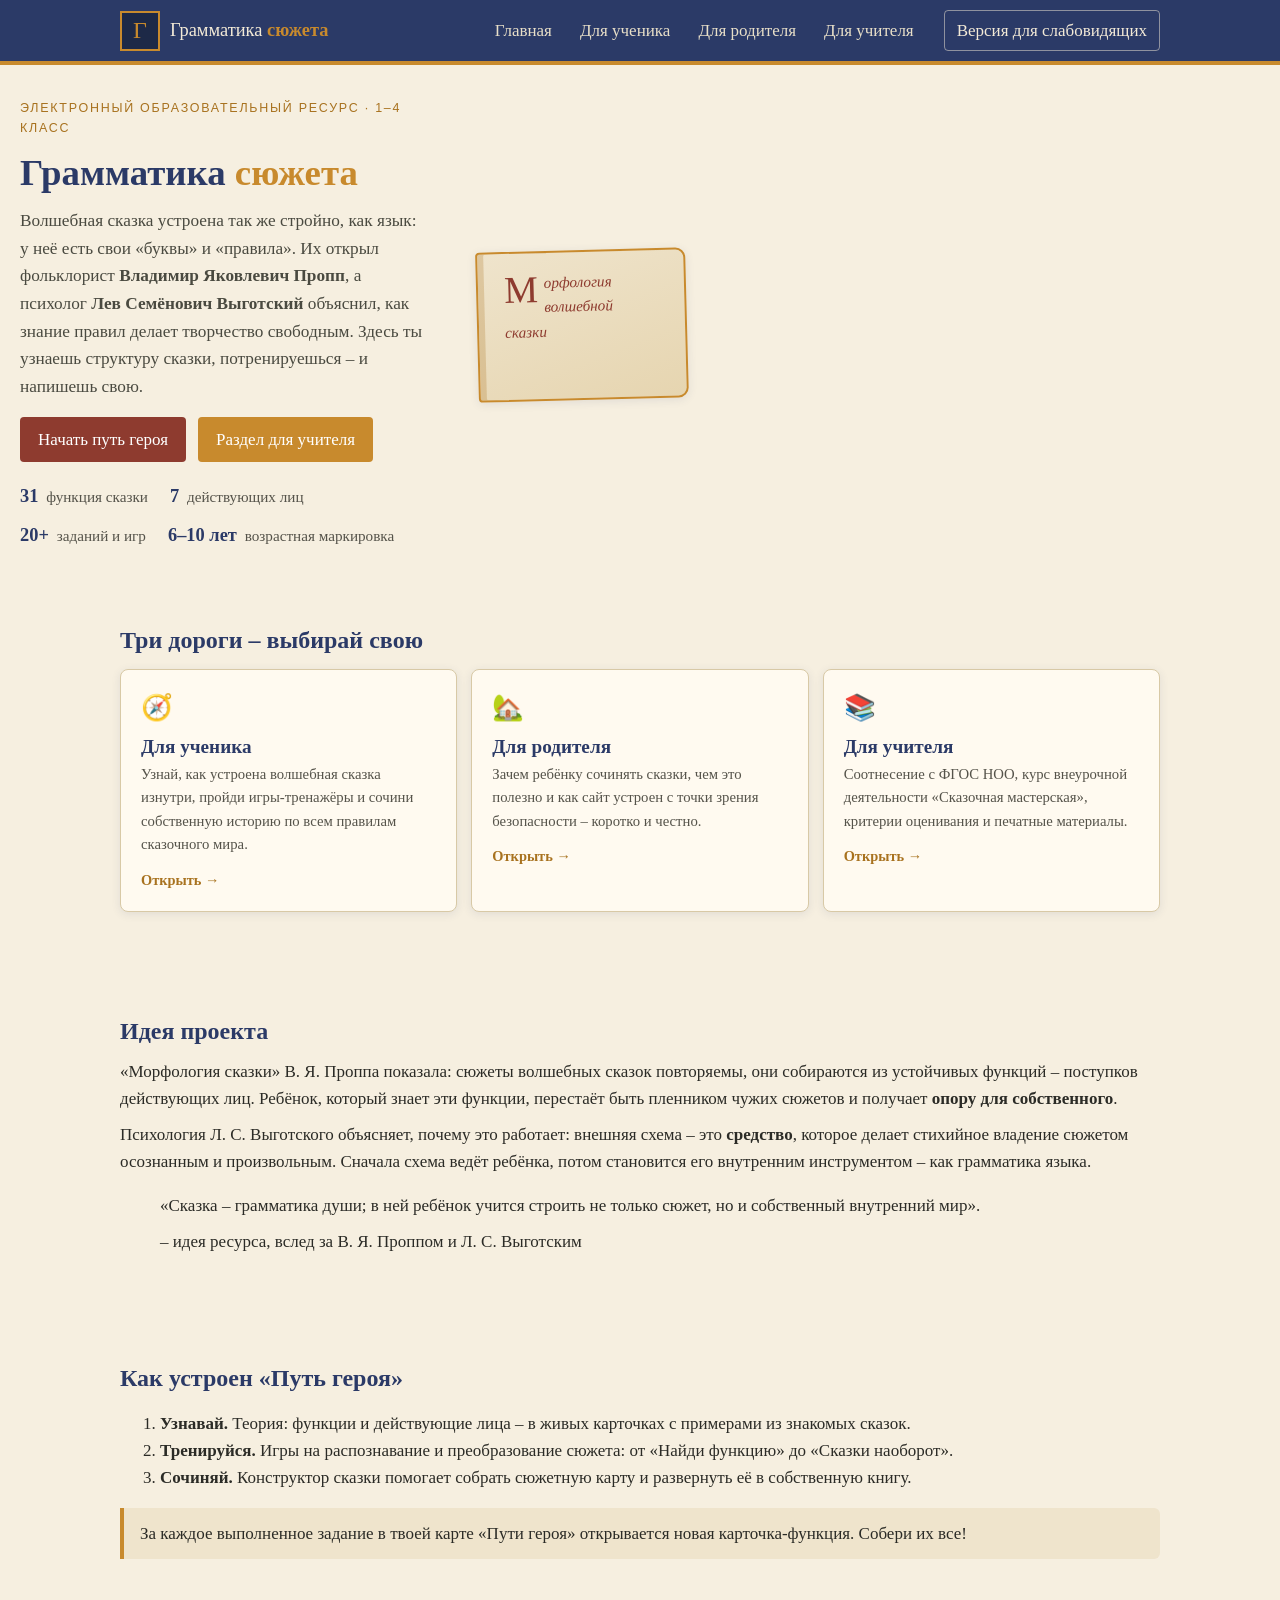
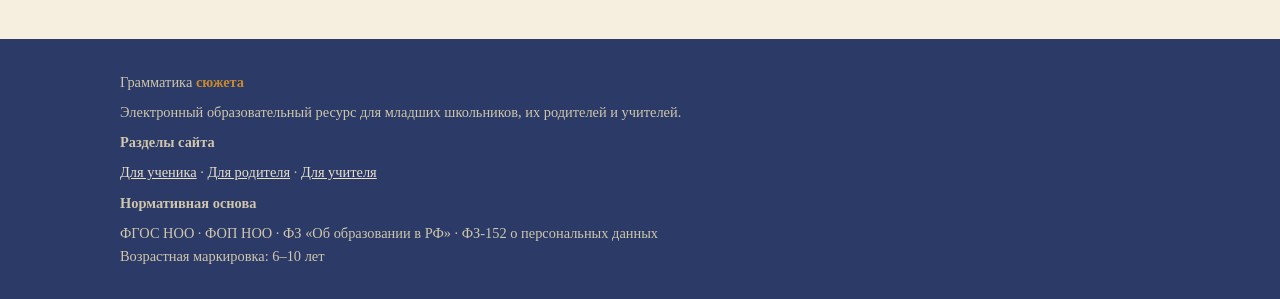
<file: index.html>
<!DOCTYPE html>
<html lang="ru">
<head>
<meta charset="UTF-8">
<meta name="viewport" content="width=device-width, initial-scale=1.0">
<title>Грамматика сюжета – сочиняем волшебную сказку по В. Я. Проппу</title>
<meta name="description" content="Электронный образовательный ресурс: развитие творческого воображения младших школьников через сочинение волшебных сказок по структуре В. Я. Проппа.">
<link rel="stylesheet" href="css/style.css">
</head>
<body>
<a class="skip" href="#main">К основному содержанию</a>
<header class="site-header">
  <div class="wrap header-row">
    <a class="logo" href="index.html"><span class="logo-mark">Г</span><span class="logo-text">Грамматика<b> сюжета</b></span></a>
    <nav class="main-nav" aria-label="Основная навигация">
      <a href="index.html" aria-current="page">Главная</a>
      <a href="uchenik.html">Для ученика</a>
      <a href="roditel.html">Для родителя</a>
      <a href="uchitel.html">Для учителя</a>
    </nav>
    <button id="a11yToggle" class="btn-ghost" type="button" aria-pressed="false" title="Версия для слабовидящих">👁 Версия для слабовидящих</button>
  </div>
</header>

<main id="main">
  <section class="hero">
    <div class="wrap hero-grid">
      <div class="hero-text">
        <p class="overline">Электронный образовательный ресурс · 1–4 класс</p>
        <h1>Грамматика <span class="accent">сюжета</span></h1>
        <p class="lead">Волшебная сказка устроена так же стройно, как язык: у неё есть свои «буквы» и «правила». Их открыл фольклорист <b>Владимир Яковлевич Пропп</b>, а психолог <b>Лев Семёнович Выготский</b> объяснил, как знание правил делает творчество свободным. Здесь ты узнаешь структуру сказки, потренируешься – и напишешь свою.</p>
        <div class="hero-actions">
          <a class="btn primary" href="uchenik.html">Начать путь героя</a>
          <a class="btn" href="uchitel.html">Раздел для учителя</a>
        </div>
        <ul class="hero-facts">
          <li><b>31</b> функция сказки</li>
          <li><b>7</b> действующих лиц</li>
          <li><b>20+</b> заданий и игр</li>
          <li><b>6–10 лет</b> возрастная маркировка</li>
        </ul>
      </div>
      <div class="hero-art" aria-hidden="true">
        <div class="book">
          <div class="book-spine"></div>
          <div class="book-cover">
            <p class="book-title">Морфология волшебной сказки</p>
          </div>
        </div>
      </div>
    </div>
  </section>

  <section class="section">
    <div class="wrap">
      <h2>Три дороги – выбирай свою</h2>
      <div class="cards three">
        <a class="card path" href="uchenik.html">
          <span class="card-emoji" aria-hidden="true">🧭</span>
          <h3>Для ученика</h3>
          <p>Узнай, как устроена волшебная сказка изнутри, пройди игры-тренажёры и сочини собственную историю по всем правилам сказочного мира.</p>
          <span class="card-link">Открыть →</span>
        </a>
        <a class="card path" href="roditel.html">
          <span class="card-emoji" aria-hidden="true">🏡</span>
          <h3>Для родителя</h3>
          <p>Зачем ребёнку сочинять сказки, чем это полезно и как сайт устроен с точки зрения безопасности – коротко и честно.</p>
          <span class="card-link">Открыть →</span>
        </a>
        <a class="card path" href="uchitel.html">
          <span class="card-emoji" aria-hidden="true">📚</span>
          <h3>Для учителя</h3>
          <p>Соотнесение с ФГОС НОО, курс внеурочной деятельности «Сказочная мастерская», критерии оценивания и печатные материалы.</p>
          <span class="card-link">Открыть →</span>
        </a>
      </div>
    </div>
  </section>

  <section class="section tinted">
    <div class="wrap two-col">
      <div>
        <h2>Идея проекта</h2>
        <p>«Морфология сказки» В. Я. Проппа показала: сюжеты волшебных сказок повторяемы, они собираются из устойчивых функций – поступков действующих лиц. Ребёнок, который знает эти функции, перестаёт быть пленником чужих сюжетов и получает <b>опору для собственного</b>.</p>
        <p>Психология Л. С. Выготского объясняет, почему это работает: внешняя схема – это <b>средство</b>, которое делает стихийное владение сюжетом осознанным и произвольным. Сначала схема ведёт ребёнка, потом становится его внутренним инструментом – как грамматика языка.</p>
      </div>
      <blockquote class="quote">
        <p>«Сказка – грамматика души; в ней ребёнок учится строить не только сюжет, но и собственный внутренний мир».</p>
        <footer>– идея ресурса, вслед за В. Я. Проппом и Л. С. Выготским</footer>
      </blockquote>
    </div>
  </section>

  <section class="section">
    <div class="wrap">
      <h2>Как устроен «Путь героя»</h2>
      <ol class="steps">
        <li><b>Узнавай.</b> Теория: функции и действующие лица – в живых карточках с примерами из знакомых сказок.</li>
        <li><b>Тренируйся.</b> Игры на распознавание и преобразование сюжета: от «Найди функцию» до «Сказки наоборот».</li>
        <li><b>Сочиняй.</b> Конструктор сказки помогает собрать сюжетную карту и развернуть её в собственную книгу.</li>
      </ol>
      <p class="note">За каждое выполненное задание в твоей карте «Пути героя» открывается новая карточка-функция. Собери их все!</p>
    </div>
  </section>
</main>

<footer class="site-footer">
  <div class="wrap footer-grid">
    <div>
      <p class="logo-text">Грамматика<b> сюжета</b></p>
      <p>Электронный образовательный ресурс для младших школьников, их родителей и учителей.</p>
    </div>
    <div>
      <p><b>Разделы сайта</b></p>
      <p><a href="uchenik.html">Для ученика</a> · <a href="roditel.html">Для родителя</a> · <a href="uchitel.html">Для учителя</a></p>
    </div>
    <div>
      <p><b>Нормативная основа</b></p>
      <p>ФГОС НОО · ФОП НОО · ФЗ «Об образовании в РФ» · ФЗ-152 о персональных данных<br>Возрастная маркировка: 6–10 лет</p>
    </div>
  </div>
</footer>
<script src="js/app.js"></script>
</body>
</html>
</file>
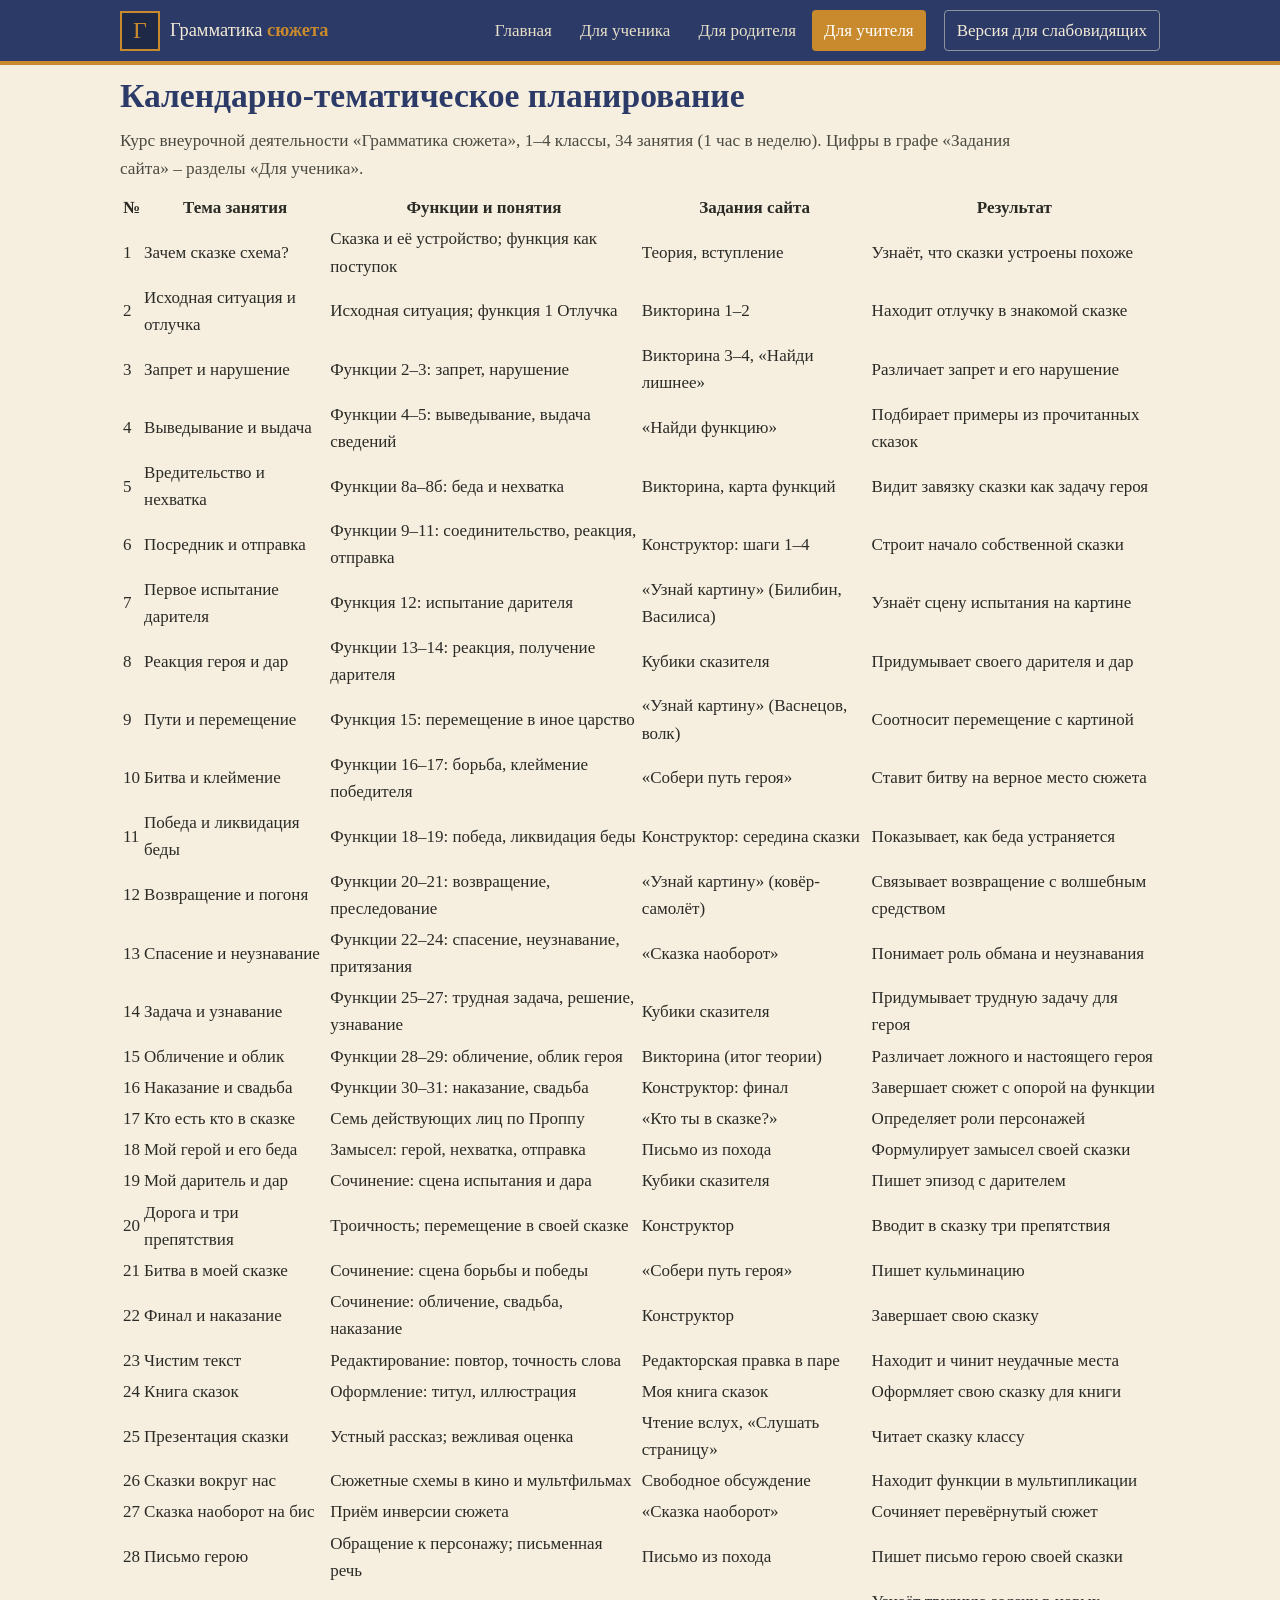
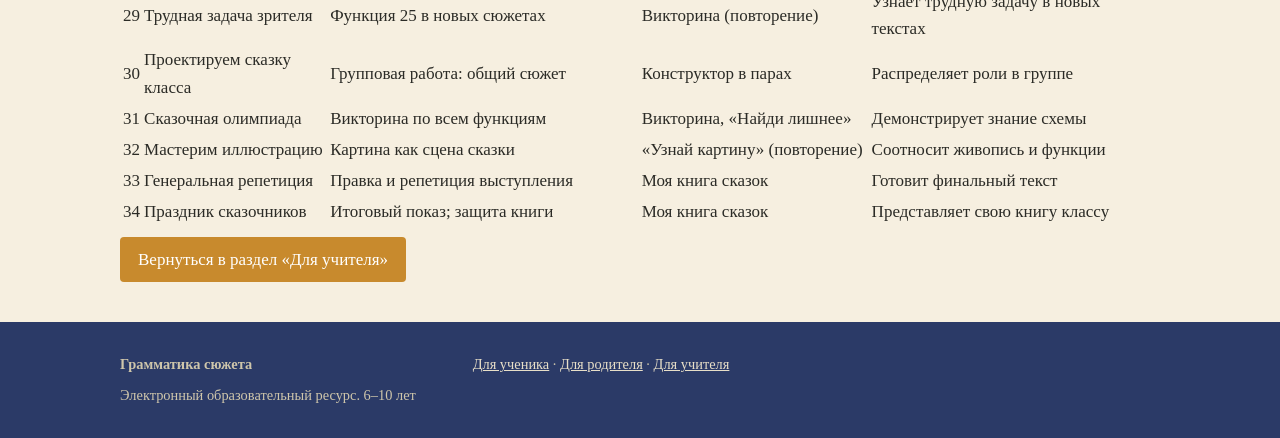
<file: ktp.html>
<!DOCTYPE html>
<html lang="ru">
<head><meta charset="UTF-8"><meta name="viewport" content="width=device-width, initial-scale=1.0">
<title>КТП – Грамматика сюжета</title><link rel="stylesheet" href="css/style.css"></head>
<body>
<a class="skip" href="#main">К основному содержанию</a>
<header class="site-header"><div class="wrap header-row">
<a class="logo" href="index.html"><span class="logo-mark">Г</span><span class="logo-text">Грамматика<b> сюжета</b></span></a>
<nav class="main-nav" aria-label="Основная навигация">
<a href="index.html">Главная</a><a href="uchenik.html">Для ученика</a><a href="roditel.html">Для родителя</a><a href="uchitel.html" class="active">Для учителя</a>
</nav>
<button id="a11yToggle" class="btn-ghost small" type="button" aria-pressed="false">Версия для слабовидящих</button>
</div></header>
<main id="main" class="wrap">
<h1>Календарно-тематическое планирование</h1>
<p class="lead">Курс внеурочной деятельности «Грамматика сюжета», 1–4 классы, 34 занятия (1 час в неделю). Цифры в графе «Задания сайта» – разделы «Для ученика».</p>
<table class="ktp">
<thead><tr><th>№</th><th>Тема занятия</th><th>Функции и понятия</th><th>Задания сайта</th><th>Результат</th></tr></thead>
<tbody>
<tr><td>1</td><td>Зачем сказке схема?</td><td>Сказка и её устройство; функция как поступок</td><td>Теория, вступление</td><td>Узнаёт, что сказки устроены похоже</td></tr>
<tr><td>2</td><td>Исходная ситуация и отлучка</td><td>Исходная ситуация; функция 1 Отлучка</td><td>Викторина 1–2</td><td>Находит отлучку в знакомой сказке</td></tr>
<tr><td>3</td><td>Запрет и нарушение</td><td>Функции 2–3: запрет, нарушение</td><td>Викторина 3–4, «Найди лишнее»</td><td>Различает запрет и его нарушение</td></tr>
<tr><td>4</td><td>Выведывание и выдача</td><td>Функции 4–5: выведывание, выдача сведений</td><td>«Найди функцию»</td><td>Подбирает примеры из прочитанных сказок</td></tr>
<tr><td>5</td><td>Вредительство и нехватка</td><td>Функции 8а–8б: беда и нехватка</td><td>Викторина, карта функций</td><td>Видит завязку сказки как задачу героя</td></tr>
<tr><td>6</td><td>Посредник и отправка</td><td>Функции 9–11: соединительство, реакция, отправка</td><td>Конструктор: шаги 1–4</td><td>Строит начало собственной сказки</td></tr>
<tr><td>7</td><td>Первое испытание дарителя</td><td>Функция 12: испытание дарителя</td><td>«Узнай картину» (Билибин, Василиса)</td><td>Узнаёт сцену испытания на картине</td></tr>
<tr><td>8</td><td>Реакция героя и дар</td><td>Функции 13–14: реакция, получение дарителя</td><td>Кубики сказителя</td><td>Придумывает своего дарителя и дар</td></tr>
<tr><td>9</td><td>Пути и перемещение</td><td>Функция 15: перемещение в иное царство</td><td>«Узнай картину» (Васнецов, волк)</td><td>Соотносит перемещение с картиной</td></tr>
<tr><td>10</td><td>Битва и клеймение</td><td>Функции 16–17: борьба, клеймение победителя</td><td>«Собери путь героя»</td><td>Ставит битву на верное место сюжета</td></tr>
<tr><td>11</td><td>Победа и ликвидация беды</td><td>Функции 18–19: победа, ликвидация беды</td><td>Конструктор: середина сказки</td><td>Показывает, как беда устраняется</td></tr>
<tr><td>12</td><td>Возвращение и погоня</td><td>Функции 20–21: возвращение, преследование</td><td>«Узнай картину» (ковёр-самолёт)</td><td>Связывает возвращение с волшебным средством</td></tr>
<tr><td>13</td><td>Спасение и неузнавание</td><td>Функции 22–24: спасение, неузнавание, притязания</td><td>«Сказка наоборот»</td><td>Понимает роль обмана и неузнавания</td></tr>
<tr><td>14</td><td>Задача и узнавание</td><td>Функции 25–27: трудная задача, решение, узнавание</td><td>Кубики сказителя</td><td>Придумывает трудную задачу для героя</td></tr>
<tr><td>15</td><td>Обличение и облик</td><td>Функции 28–29: обличение, облик героя</td><td>Викторина (итог теории)</td><td>Различает ложного и настоящего героя</td></tr>
<tr><td>16</td><td>Наказание и свадьба</td><td>Функции 30–31: наказание, свадьба</td><td>Конструктор: финал</td><td>Завершает сюжет с опорой на функции</td></tr>
<tr><td>17</td><td>Кто есть кто в сказке</td><td>Семь действующих лиц по Проппу</td><td>«Кто ты в сказке?»</td><td>Определяет роли персонажей</td></tr>
<tr><td>18</td><td>Мой герой и его беда</td><td>Замысел: герой, нехватка, отправка</td><td>Письмо из похода</td><td>Формулирует замысел своей сказки</td></tr>
<tr><td>19</td><td>Мой даритель и дар</td><td>Сочинение: сцена испытания и дара</td><td>Кубики сказителя</td><td>Пишет эпизод с дарителем</td></tr>
<tr><td>20</td><td>Дорога и три препятствия</td><td>Троичность; перемещение в своей сказке</td><td>Конструктор</td><td>Вводит в сказку три препятствия</td></tr>
<tr><td>21</td><td>Битва в моей сказке</td><td>Сочинение: сцена борьбы и победы</td><td>«Собери путь героя»</td><td>Пишет кульминацию</td></tr>
<tr><td>22</td><td>Финал и наказание</td><td>Сочинение: обличение, свадьба, наказание</td><td>Конструктор</td><td>Завершает свою сказку</td></tr>
<tr><td>23</td><td>Чистим текст</td><td>Редактирование: повтор, точность слова</td><td>Редакторская правка в паре</td><td>Находит и чинит неудачные места</td></tr>
<tr><td>24</td><td>Книга сказок</td><td>Оформление: титул, иллюстрация</td><td>Моя книга сказок</td><td>Оформляет свою сказку для книги</td></tr>
<tr><td>25</td><td>Презентация сказки</td><td>Устный рассказ; вежливая оценка</td><td>Чтение вслух, «Слушать страницу»</td><td>Читает сказку классу</td></tr>
<tr><td>26</td><td>Сказки вокруг нас</td><td>Сюжетные схемы в кино и мультфильмах</td><td>Свободное обсуждение</td><td>Находит функции в мультипликации</td></tr>
<tr><td>27</td><td>Сказка наоборот на бис</td><td>Приём инверсии сюжета</td><td>«Сказка наоборот»</td><td>Сочиняет перевёрнутый сюжет</td></tr>
<tr><td>28</td><td>Письмо герою</td><td>Обращение к персонажу; письменная речь</td><td>Письмо из похода</td><td>Пишет письмо герою своей сказки</td></tr>
<tr><td>29</td><td>Трудная задача зрителя</td><td>Функция 25 в новых сюжетах</td><td>Викторина (повторение)</td><td>Узнаёт трудную задачу в новых текстах</td></tr>
<tr><td>30</td><td>Проектируем сказку класса</td><td>Групповая работа: общий сюжет</td><td>Конструктор в парах</td><td>Распределяет роли в группе</td></tr>
<tr><td>31</td><td>Сказочная олимпиада</td><td>Викторина по всем функциям</td><td>Викторина, «Найди лишнее»</td><td>Демонстрирует знание схемы</td></tr>
<tr><td>32</td><td>Мастерим иллюстрацию</td><td>Картина как сцена сказки</td><td>«Узнай картину» (повторение)</td><td>Соотносит живопись и функции</td></tr>
<tr><td>33</td><td>Генеральная репетиция</td><td>Правка и репетиция выступления</td><td>Моя книга сказок</td><td>Готовит финальный текст</td></tr>
<tr><td>34</td><td>Праздник сказочников</td><td>Итоговый показ; защита книги</td><td>Моя книга сказок</td><td>Представляет свою книгу классу</td></tr>
</tbody>
</table>
<p><a class="btn" href="uchitel.html">Вернуться в раздел «Для учителя»</a></p>
</main>
<footer class="site-footer"><div class="wrap footer-row">
<div><p><b>Грамматика сюжета</b></p><p>Электронный образовательный ресурс. 6–10 лет</p></div>
<div><p><a href="uchenik.html">Для ученика</a> · <a href="roditel.html">Для родителя</a> · <a href="uchitel.html">Для учителя</a></p></div>
</div></footer>
<script src="js/app.js"></script>
</body>
</html>
</file>
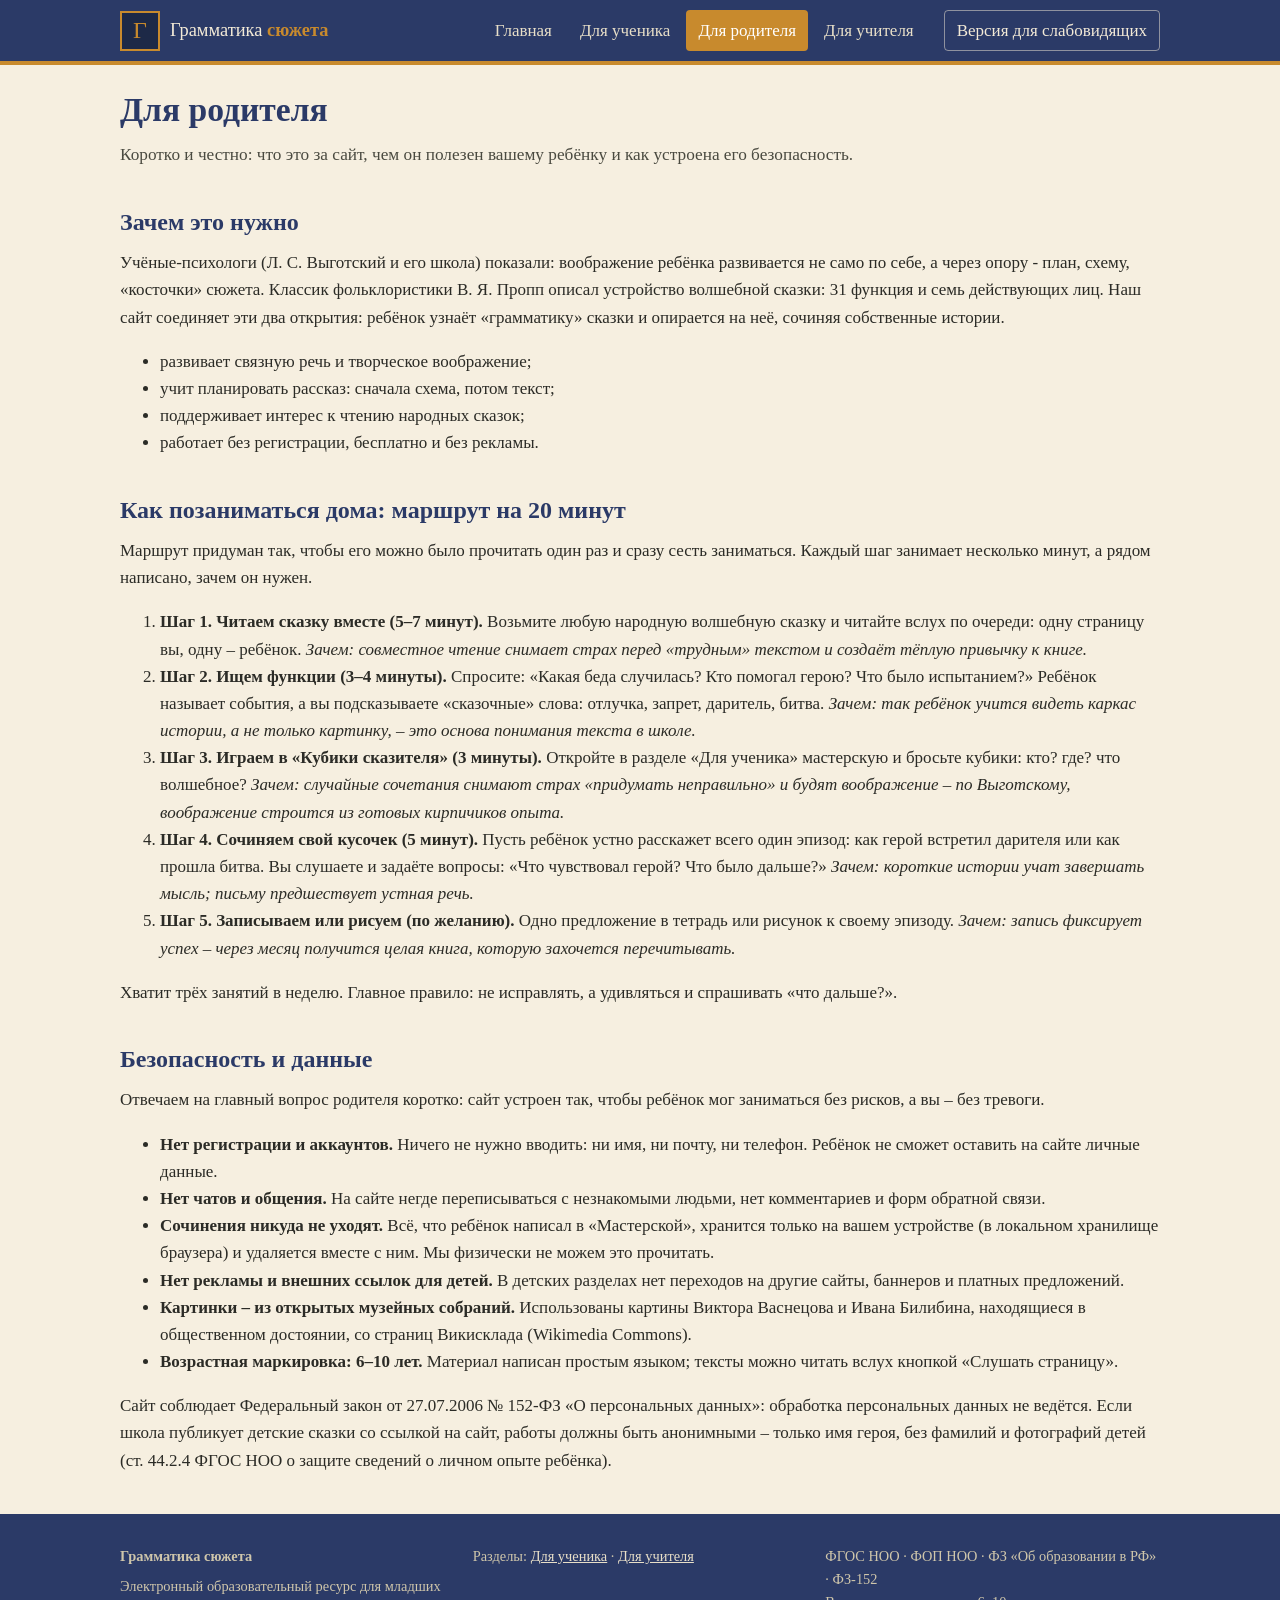
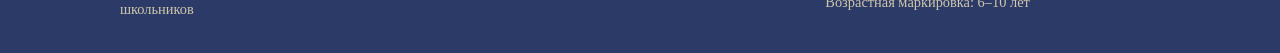
<file: roditel.html>
<!DOCTYPE html>
<html lang="ru">
<head><meta charset="UTF-8"><meta name="viewport" content="width=device-width, initial-scale=1.0">
<title>Для родителя – Грамматика сюжета</title><link rel="stylesheet" href="css/style.css"></head>
<body>
<a class="skip" href="#main">К основному содержанию</a>
<header class="site-header"><div class="wrap header-row">
<a class="logo" href="index.html"><span class="logo-mark">Г</span><span class="logo-text">Грамматика<b> сюжета</b></span></a>
<nav class="main-nav" aria-label="Основная навигация">
<a href="index.html">Главная</a><a href="uchenik.html">Для ученика</a><a href="roditel.html" class="active">Для родителя</a><a href="uchitel.html">Для учителя</a>
</nav>
<button id="a11yToggle" class="btn-ghost small" type="button" aria-pressed="false">Версия для слабовидящих</button>
</div></header>
<main id="main" class="wrap">
<h1 class="page-title">Для родителя</h1>
<p class="lead">Коротко и честно: что это за сайт, чем он полезен вашему ребёнку и как устроена его безопасность.</p>
<h2>Зачем это нужно</h2>
<p>Учёные-психологи (Л. С. Выготский и его школа) показали: воображение ребёнка развивается не само по себе, а через опору - план, схему, «косточки» сюжета. Классик фольклористики В. Я. Пропп описал устройство волшебной сказки: 31 функция и семь действующих лиц. Наш сайт соединяет эти два открытия: ребёнок узнаёт «грамматику» сказки и опирается на неё, сочиняя собственные истории.</p>
<ul>
<li>развивает связную речь и творческое воображение;</li>
<li>учит планировать рассказ: сначала схема, потом текст;</li>
<li>поддерживает интерес к чтению народных сказок;</li>
<li>работает без регистрации, бесплатно и без рекламы.</li>
</ul>
<h2>Как позаниматься дома: маршрут на 20 минут</h2>
<p>Маршрут придуман так, чтобы его можно было прочитать один раз и сразу сесть заниматься. Каждый шаг занимает несколько минут, а рядом написано, зачем он нужен.</p>
<ol class="steps-parent">
<li><b>Шаг 1. Читаем сказку вместе (5–7 минут).</b> Возьмите любую народную волшебную сказку и читайте вслух по очереди: одну страницу вы, одну – ребёнок. <i>Зачем: совместное чтение снимает страх перед «трудным» текстом и создаёт тёплую привычку к книге.</i></li>
<li><b>Шаг 2. Ищем функции (3–4 минуты).</b> Спросите: «Какая беда случилась? Кто помогал герою? Что было испытанием?» Ребёнок называет события, а вы подсказываете «сказочные» слова: отлучка, запрет, даритель, битва. <i>Зачем: так ребёнок учится видеть каркас истории, а не только картинку, – это основа понимания текста в школе.</i></li>
<li><b>Шаг 3. Играем в «Кубики сказителя» (3 минуты).</b> Откройте в разделе «Для ученика» мастерскую и бросьте кубики: кто? где? что волшебное? <i>Зачем: случайные сочетания снимают страх «придумать неправильно» и будят воображение – по Выготскому, воображение строится из готовых кирпичиков опыта.</i></li>
<li><b>Шаг 4. Сочиняем свой кусочек (5 минут).</b> Пусть ребёнок устно расскажет всего один эпизод: как герой встретил дарителя или как прошла битва. Вы слушаете и задаёте вопросы: «Что чувствовал герой? Что было дальше?» <i>Зачем: короткие истории учат завершать мысль; письму предшествует устная речь.</i></li>
<li><b>Шаг 5. Записываем или рисуем (по желанию).</b> Одно предложение в тетрадь или рисунок к своему эпизоду. <i>Зачем: запись фиксирует успех – через месяц получится целая книга, которую захочется перечитывать.</i></li>
</ol>
<p>Хватит трёх занятий в неделю. Главное правило: не исправлять, а удивляться и спрашивать «что дальше?».</p>
<h2>Безопасность и данные</h2>
<p>Отвечаем на главный вопрос родителя коротко: сайт устроен так, чтобы ребёнок мог заниматься без рисков, а вы – без тревоги.</p>
<ul>
<li><b>Нет регистрации и аккаунтов.</b> Ничего не нужно вводить: ни имя, ни почту, ни телефон. Ребёнок не сможет оставить на сайте личные данные.</li>
<li><b>Нет чатов и общения.</b> На сайте негде переписываться с незнакомыми людьми, нет комментариев и форм обратной связи.</li>
<li><b>Сочинения никуда не уходят.</b> Всё, что ребёнок написал в «Мастерской», хранится только на вашем устройстве (в локальном хранилище браузера) и удаляется вместе с ним. Мы физически не можем это прочитать.</li>
<li><b>Нет рекламы и внешних ссылок для детей.</b> В детских разделах нет переходов на другие сайты, баннеров и платных предложений.</li>
<li><b>Картинки – из открытых музейных собраний.</b> Использованы картины Виктора Васнецова и Ивана Билибина, находящиеся в общественном достоянии, со страниц Викисклада (Wikimedia Commons).</li>
<li><b>Возрастная маркировка: 6–10 лет.</b> Материал написан простым языком; тексты можно читать вслух кнопкой «Слушать страницу».</li>
</ul>
<p>Сайт соблюдает Федеральный закон от 27.07.2006 № 152-ФЗ «О персональных данных»: обработка персональных данных не ведётся. Если школа публикует детские сказки со ссылкой на сайт, работы должны быть анонимными – только имя героя, без фамилий и фотографий детей (ст. 44.2.4 ФГОС НОО о защите сведений о личном опыте ребёнка).</p>
</main>
<footer class="site-footer"><div class="wrap footer-row">
<div><p><b>Грамматика сюжета</b></p><p>Электронный образовательный ресурс для младших школьников</p></div>
<div><p>Разделы: <a href="uchenik.html">Для ученика</a> · <a href="uchitel.html">Для учителя</a></p></div>
<div><p>ФГОС НОО · ФОП НОО · ФЗ «Об образовании в РФ» · ФЗ-152<br>Возрастная маркировка: 6–10 лет</p></div>
</div></footer>
<script src="js/app.js"></script>
<script src="js/hero.js"></script>
</body>
</html>
</file>
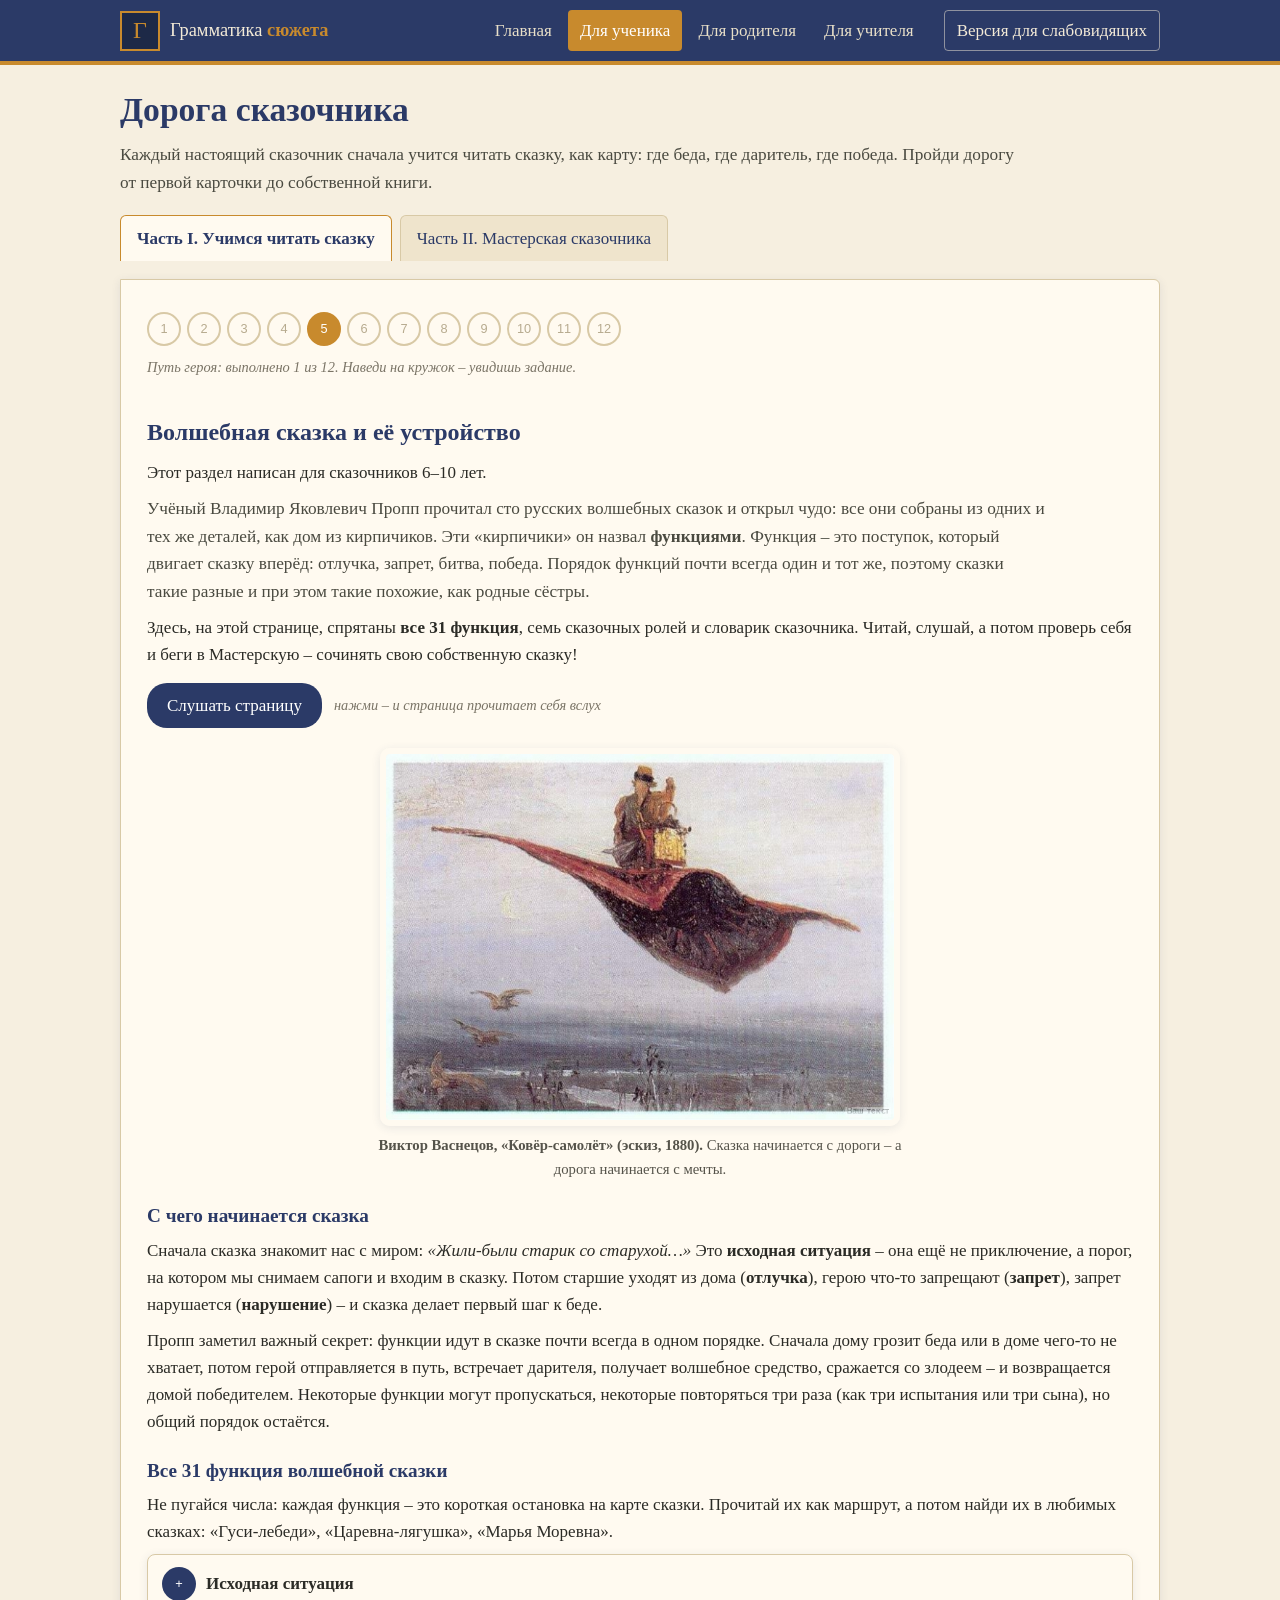
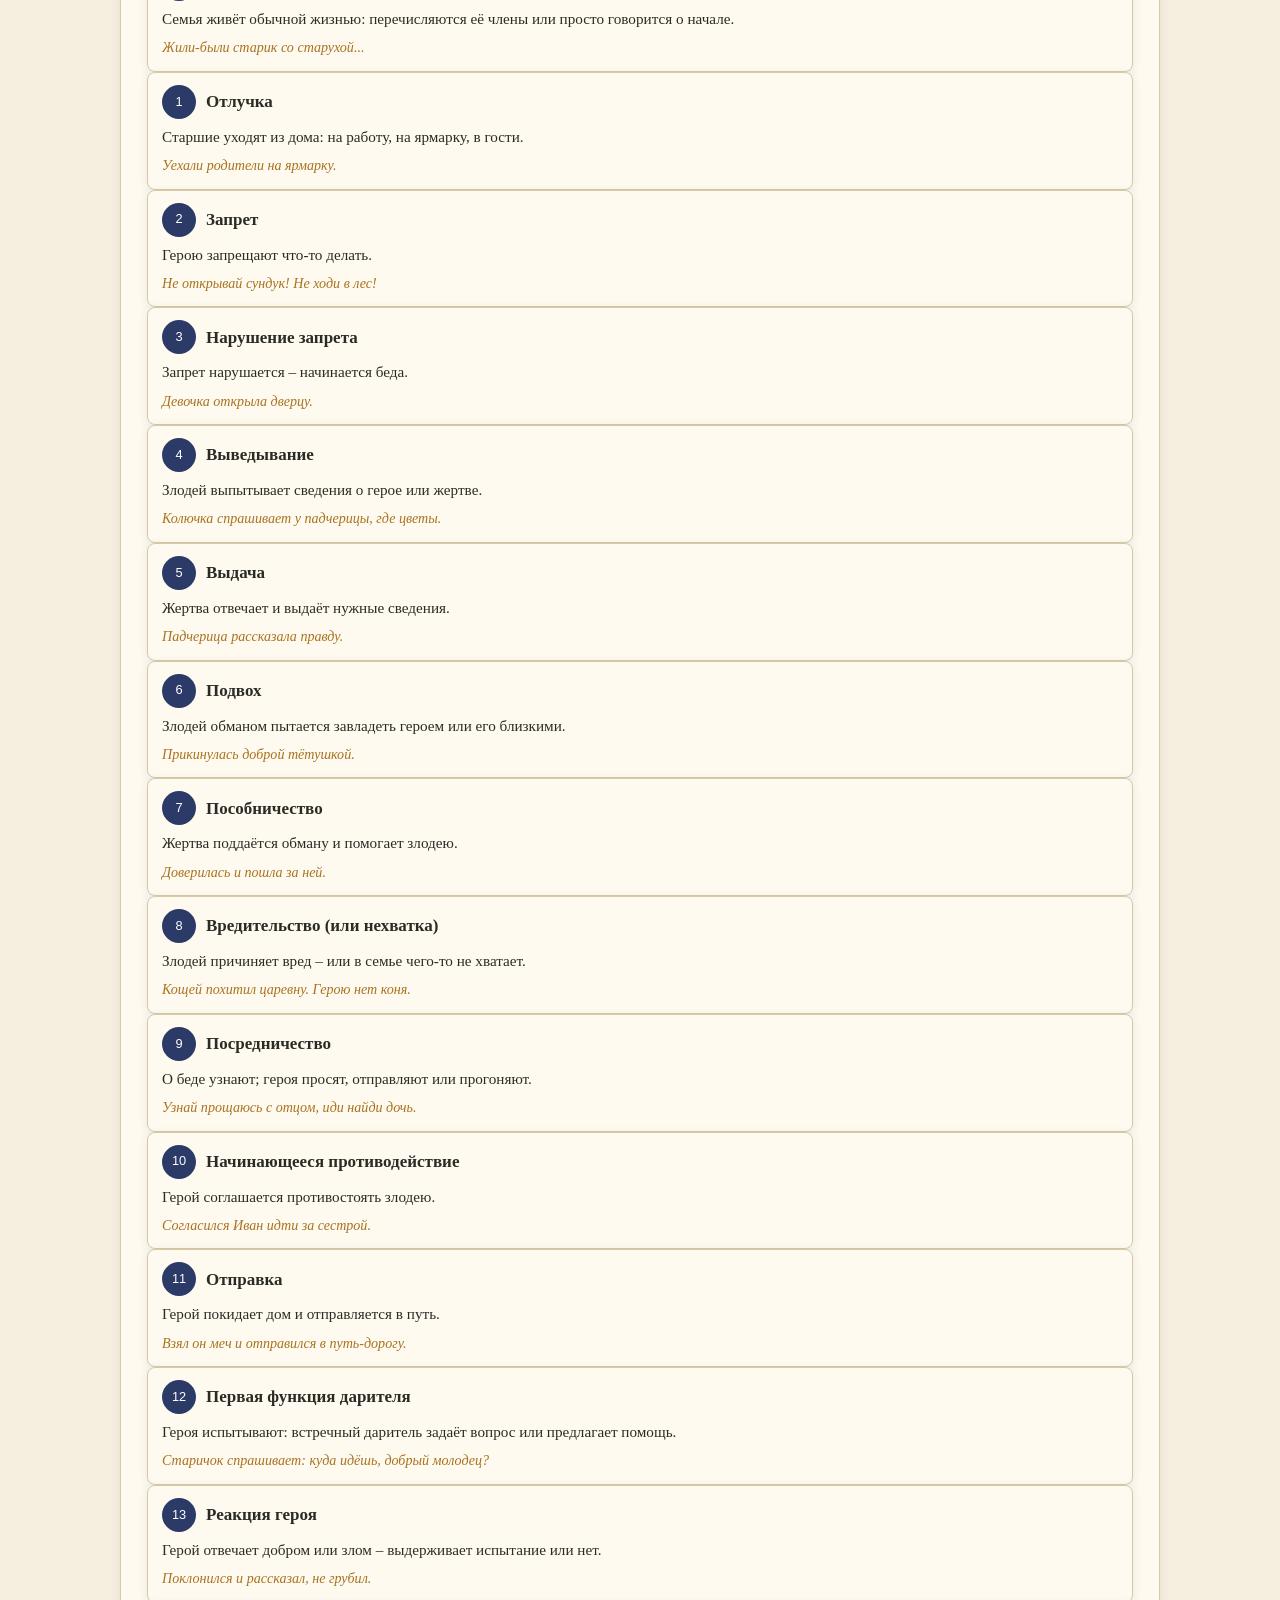
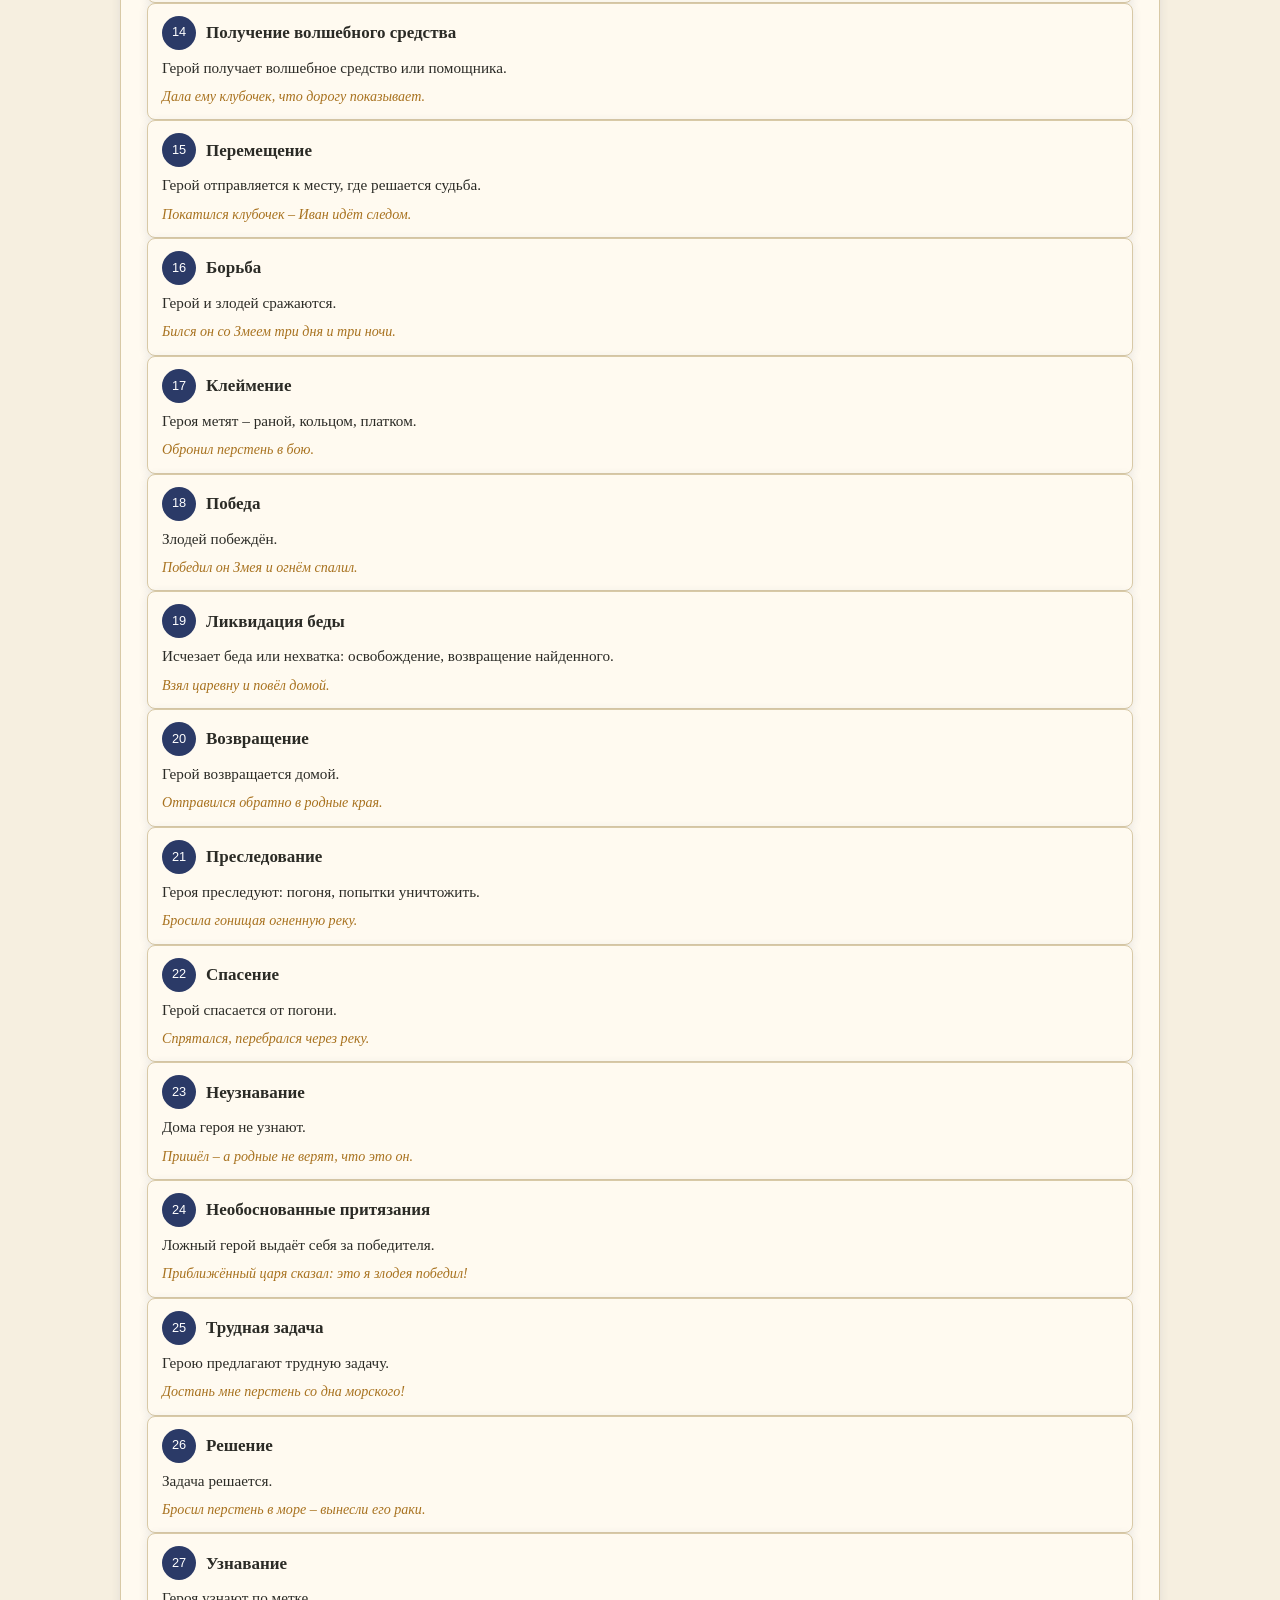
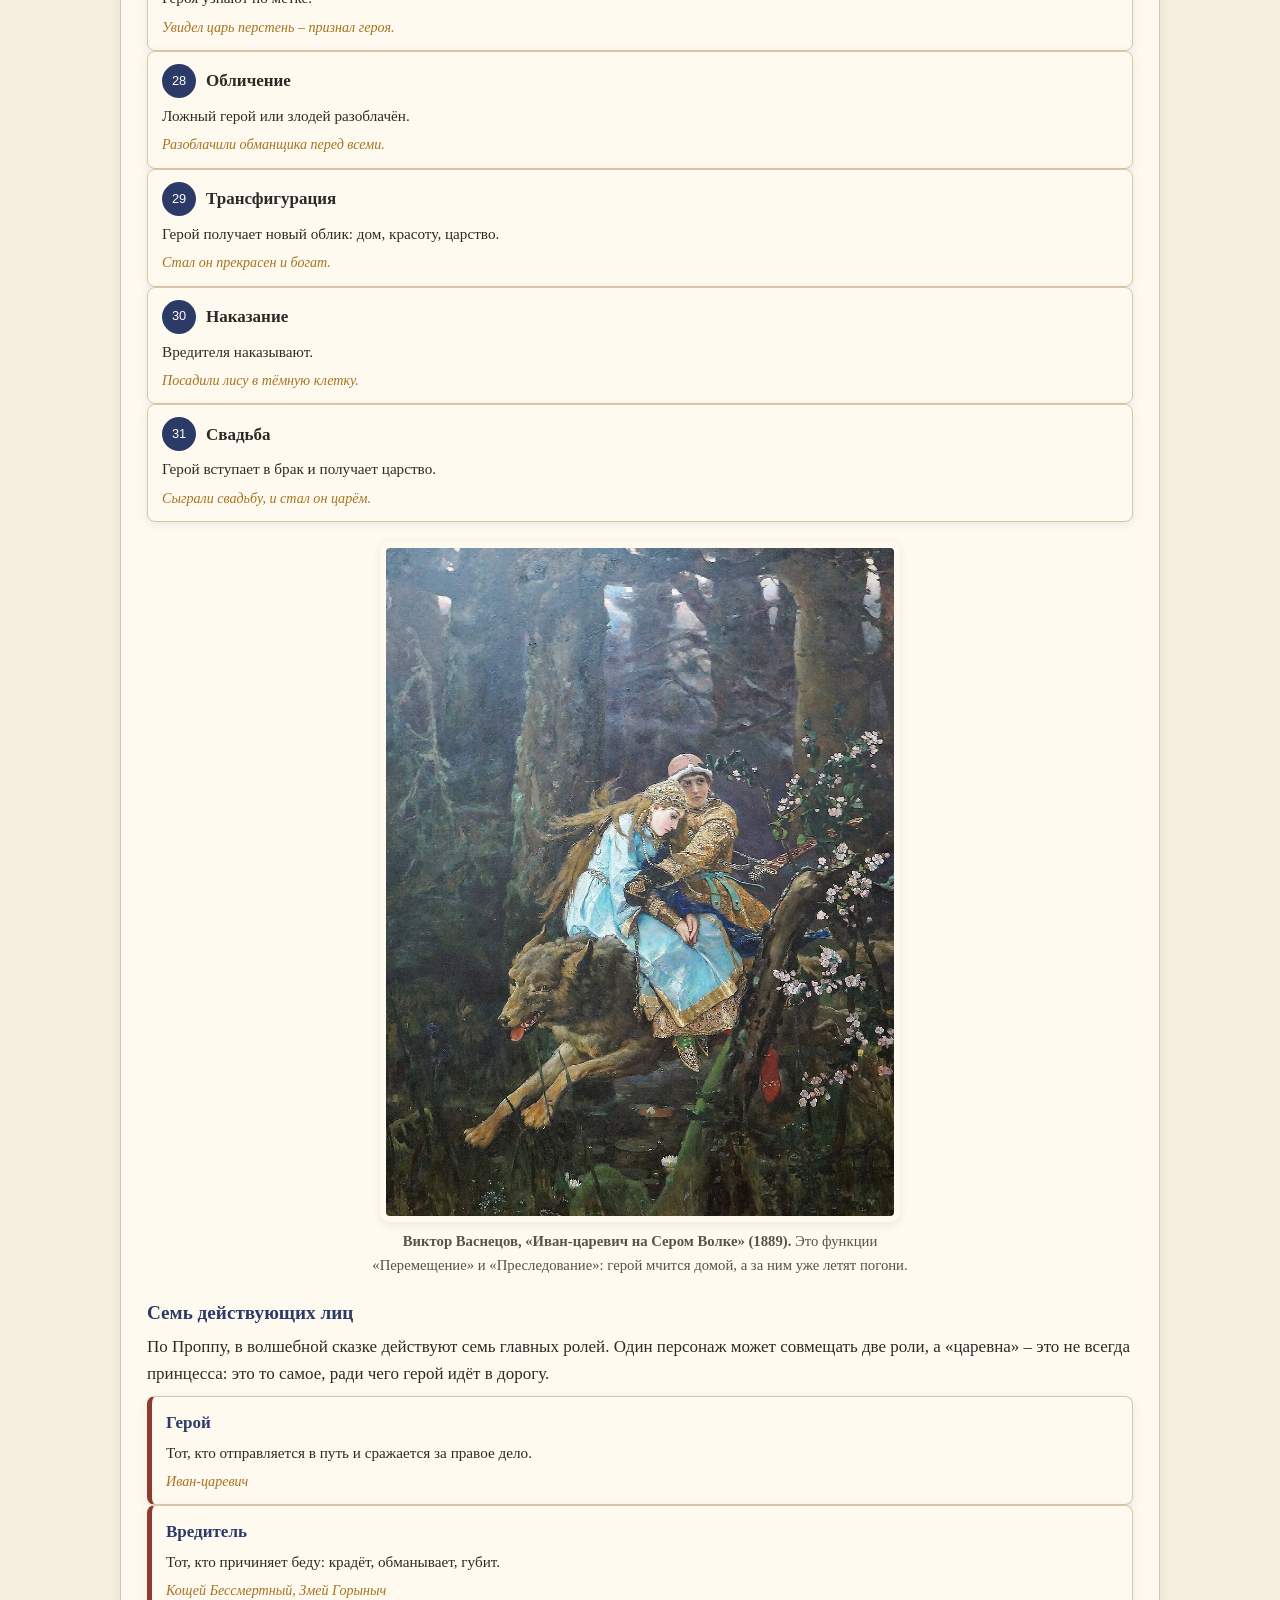
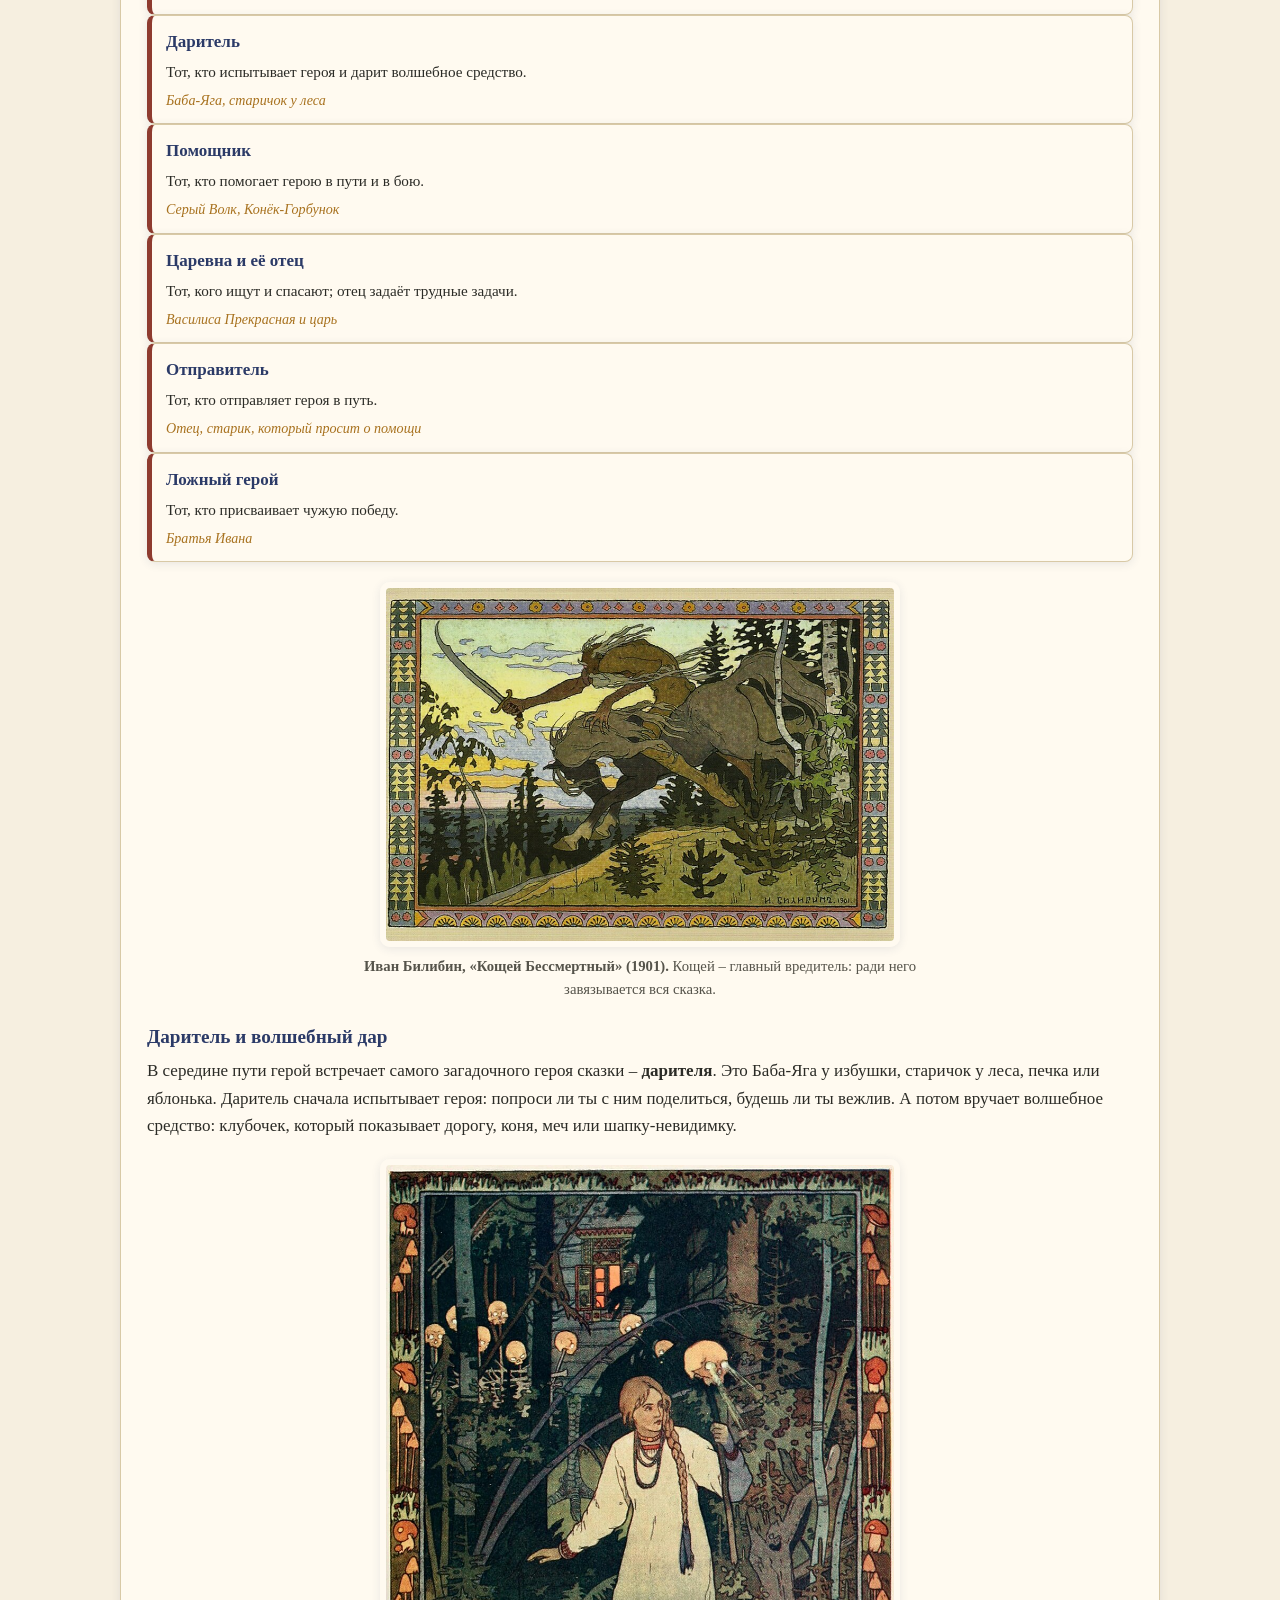
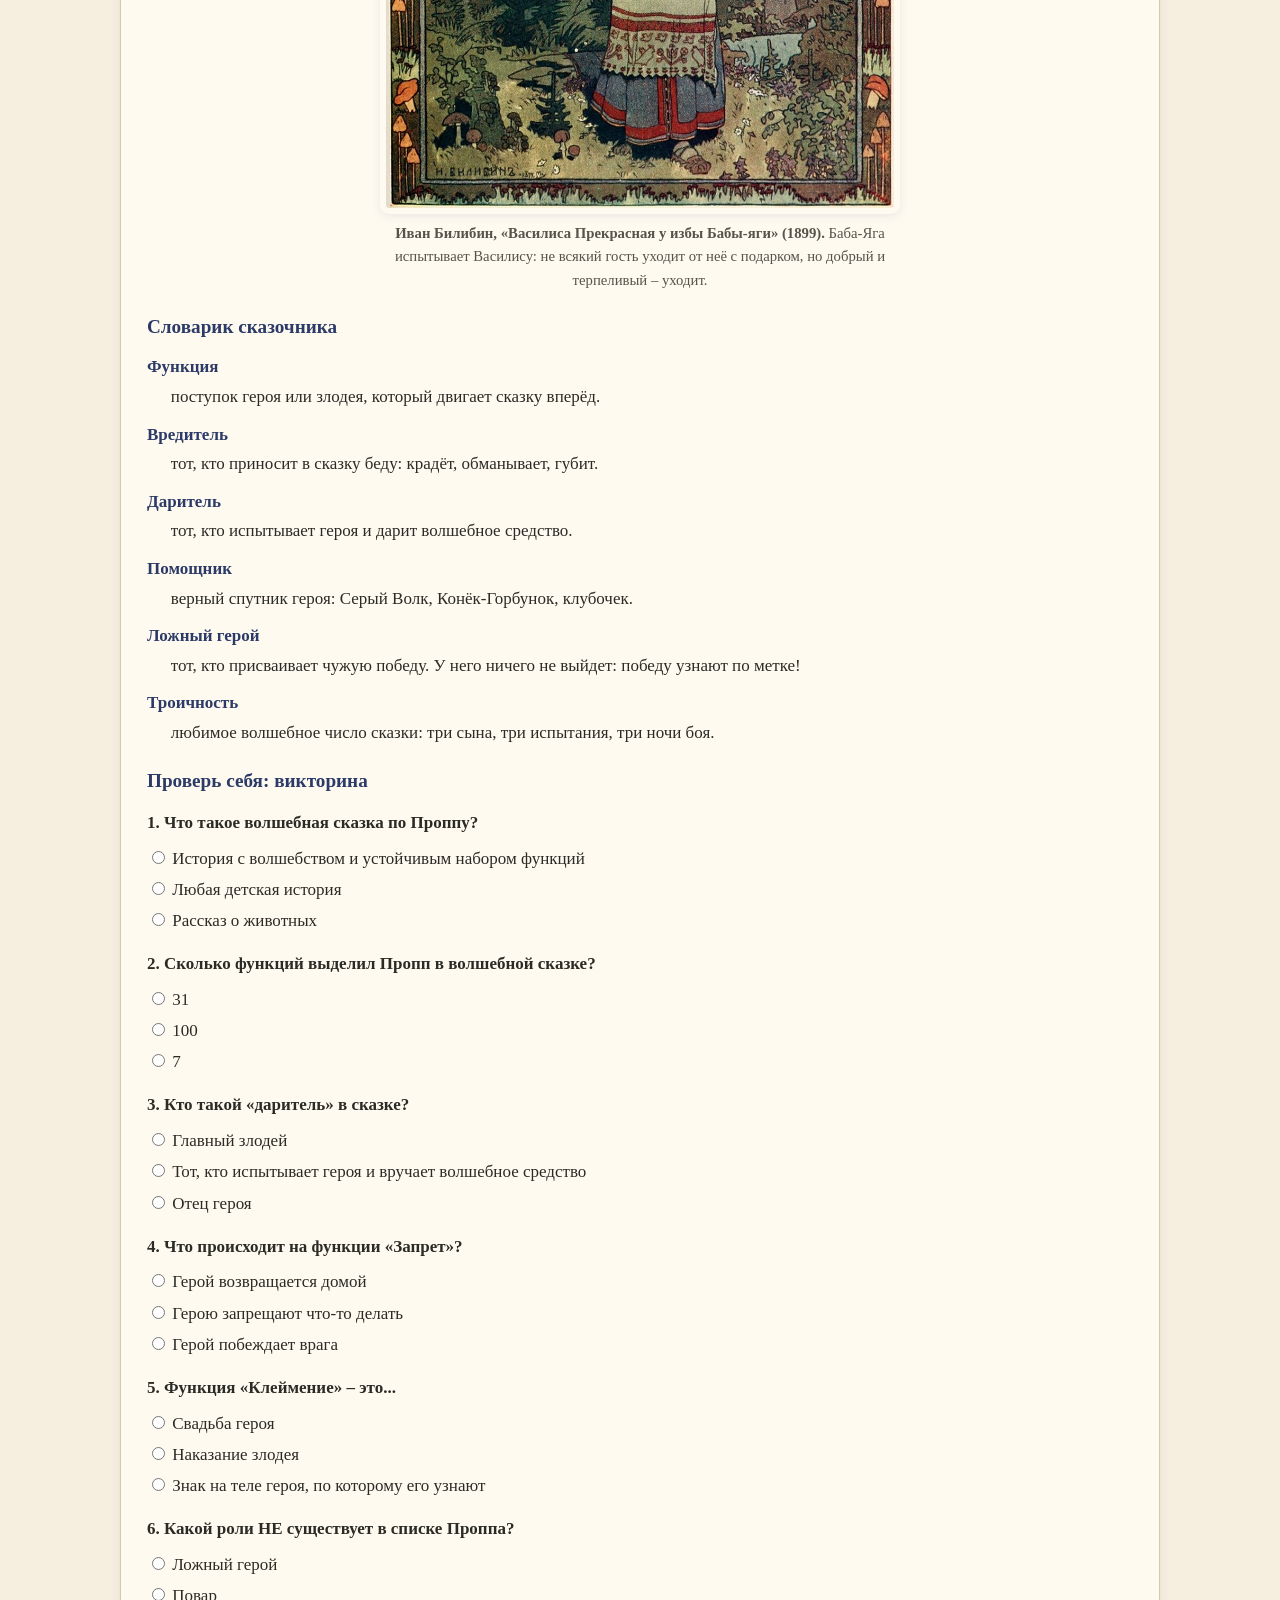
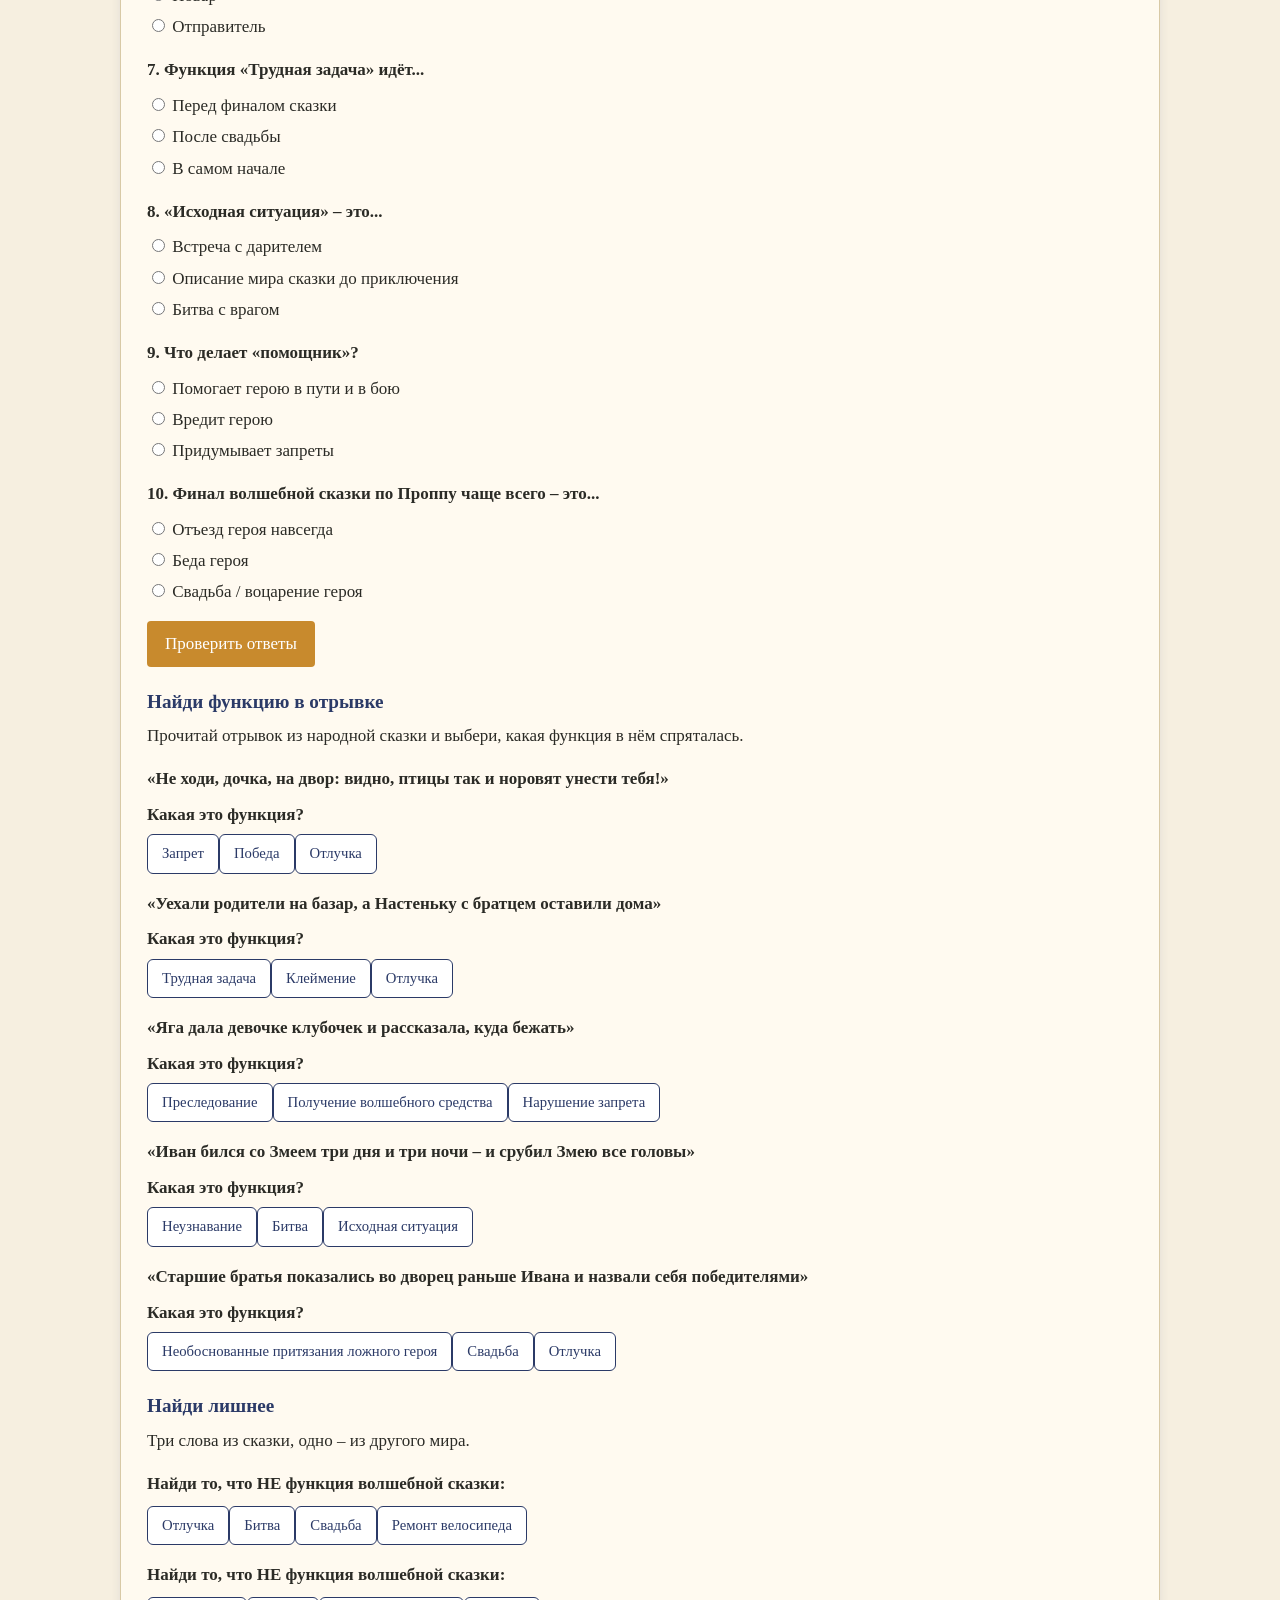
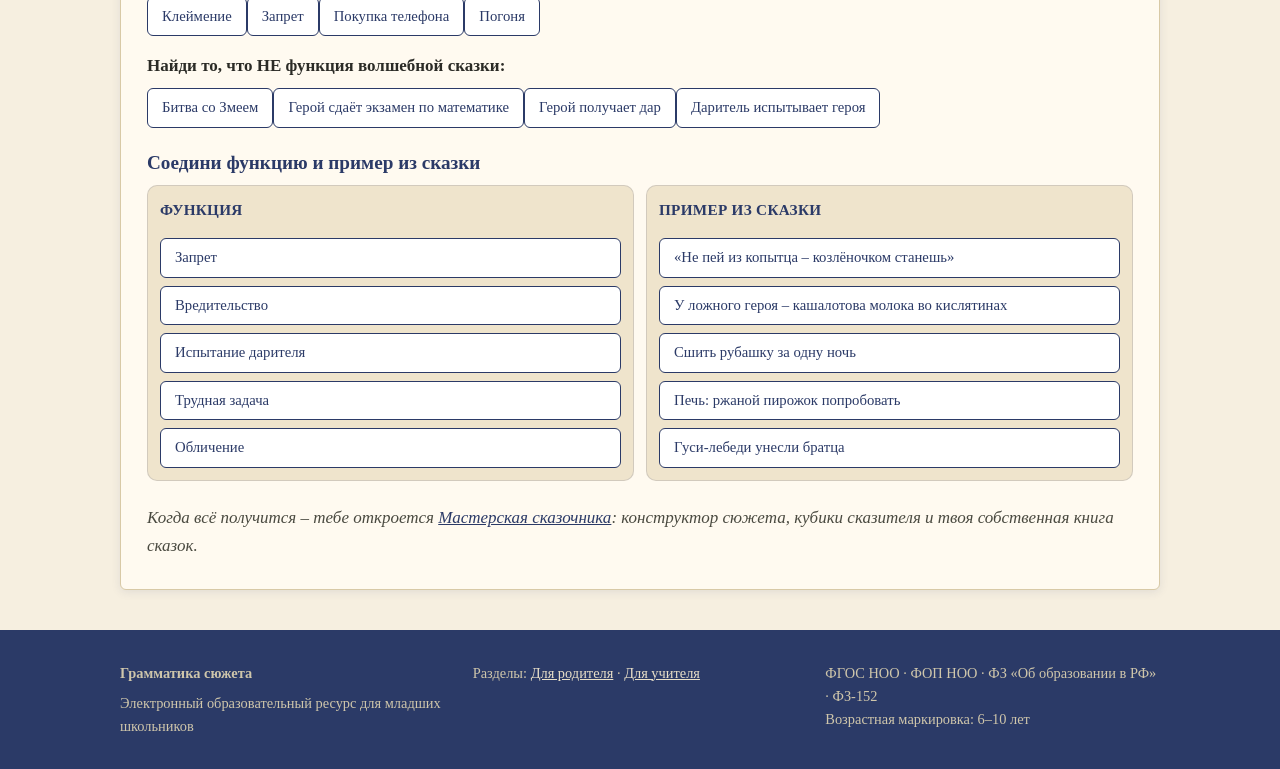
<file: uchenik.html>
<!DOCTYPE html>
<html lang="ru">
<head>
<meta charset="UTF-8">
<meta name="viewport" content="width=device-width, initial-scale=1.0">
<title>Для ученика – Грамматика сюжета</title>
<link rel="stylesheet" href="css/style.css">
</head>
<body>
<a class="skip" href="#main">К основному содержанию</a>
<header class="site-header">
  <div class="wrap header-row">
    <a class="logo" href="index.html"><span class="logo-mark">Г</span><span class="logo-text">Грамматика<b> сюжета</b></span></a>
    <nav class="main-nav" aria-label="Основная навигация">
      <a href="index.html">Главная</a>
      <a href="uchenik.html" class="active">Для ученика</a>
      <a href="roditel.html">Для родителя</a>
      <a href="uchitel.html">Для учителя</a>
    </nav>
    <button id="a11yToggle" class="btn-ghost small" type="button" aria-pressed="false">Версия для слабовидящих</button>
  </div>
</header>
<main id="main" class="wrap">
  <h1 class="page-title">Дорога сказочника</h1>
  <p class="lead">Каждый настоящий сказочник сначала учится читать сказку, как карту: где беда, где даритель, где победа. Пройди дорогу от первой карточки до собственной книги.</p>
  <div class="tabs" role="tablist">
    <button class="tab active" data-tab="theory" role="tab" aria-selected="true">Часть I. Учимся читать сказку</button>
    <button class="tab" data-tab="practicum" role="tab" aria-selected="false">Часть II. Мастерская сказочника</button>
  </div>
  <section id="tab-theory" class="tabpanel active" role="tabpanel">
    <div class="hero-path" aria-label="Путь героя: выполненные задания"></div>
    <div id="theoryRoot"></div>
  </section>
  <section id="tab-practicum" class="tabpanel" role="tabpanel" hidden>
    <div class="hero-path" aria-label="Путь героя: выполненные задания"></div>
    <div id="practicumRoot"></div>
  </section>
</main>
<footer class="site-footer">
  <div class="wrap footer-row">
    <div><p><b>Грамматика сюжета</b></p><p>Электронный образовательный ресурс для младших школьников</p></div>
    <div><p>Разделы: <a href="roditel.html">Для родителя</a> · <a href="uchitel.html">Для учителя</a></p></div>
    <div><p>ФГОС НОО · ФОП НОО · ФЗ «Об образовании в РФ» · ФЗ-152<br>Возрастная маркировка: 6–10 лет</p></div>
  </div>
</footer>
<script src="js/app.js?v=20261025d"></script>
<script src="js/theory.js?v=20261025d"></script>
<script src="js/theory2.js?v=20261025d"></script>
<script src="js/logic.js?v=20261025d"></script>
<script src="js/practicum.js?v=20261025d"></script>
<script src="js/hero.js?v=20261025d"></script>
</body>
</html>
</file>
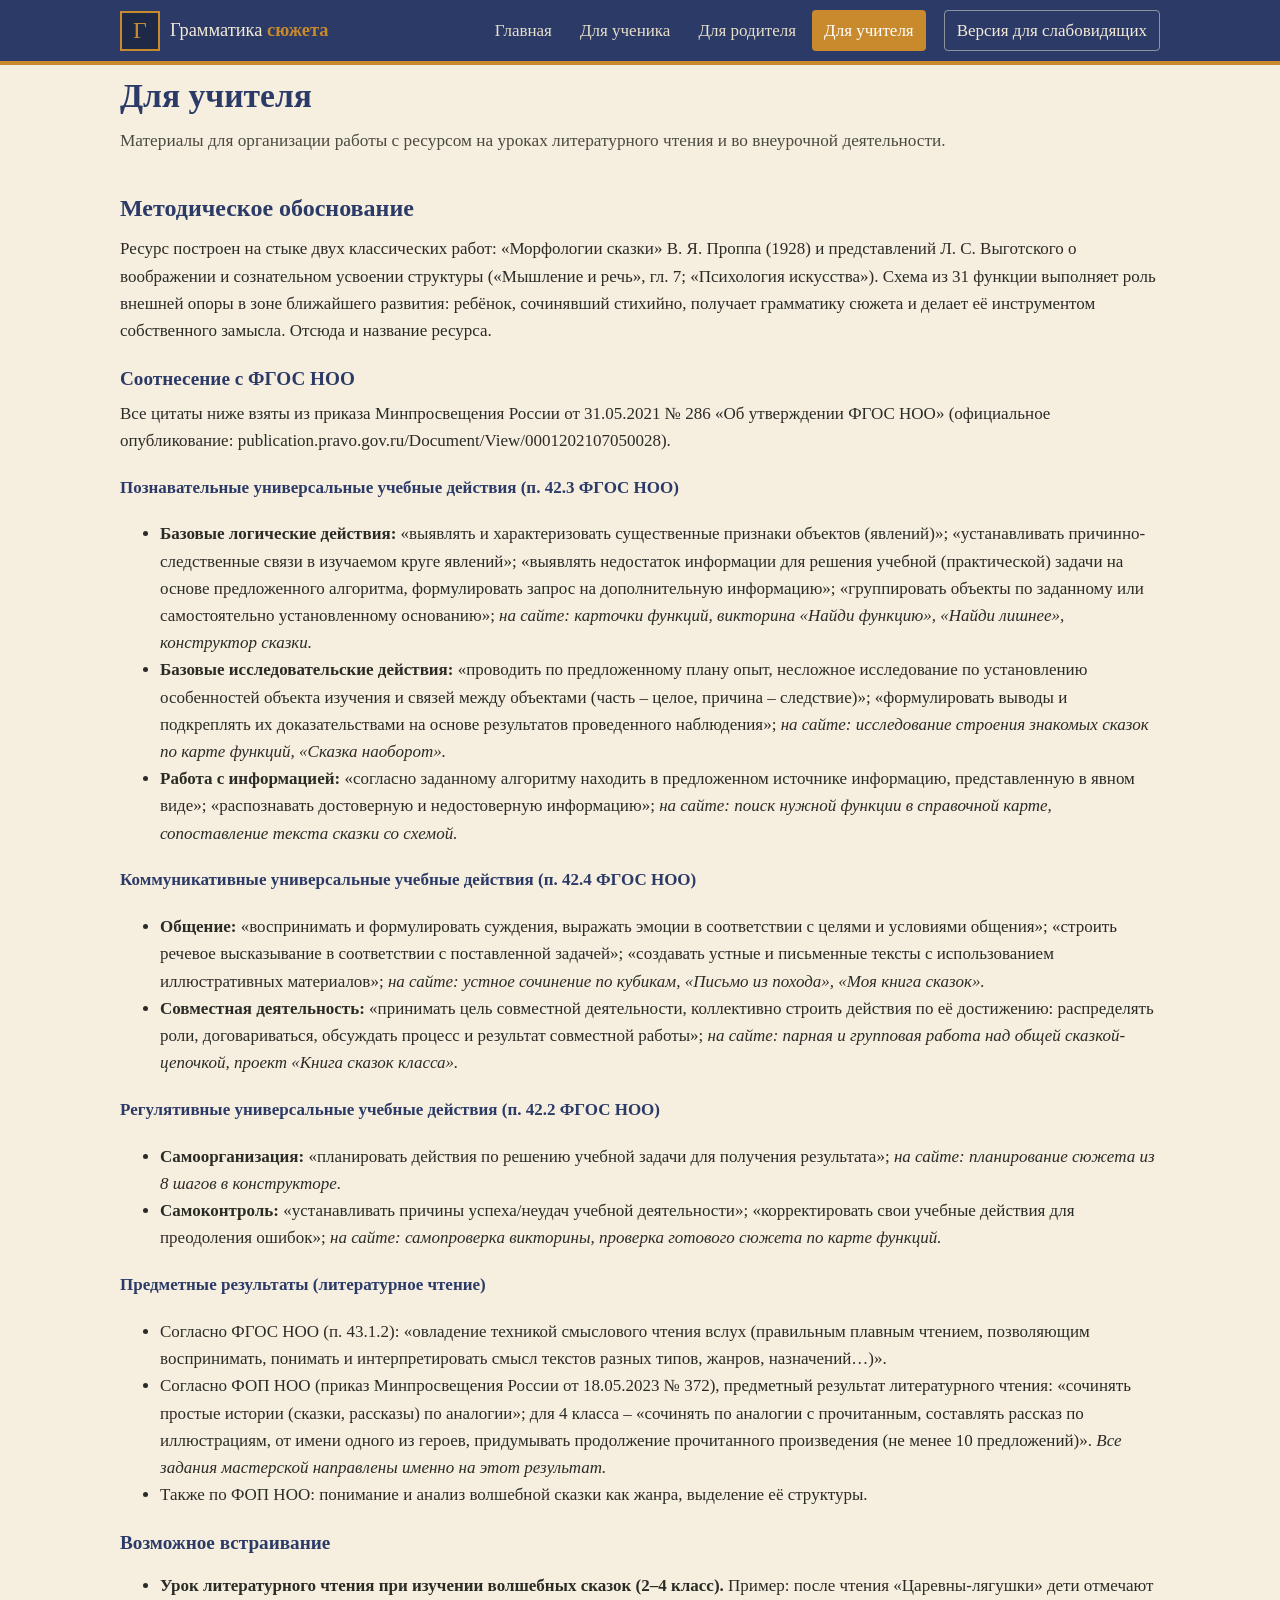
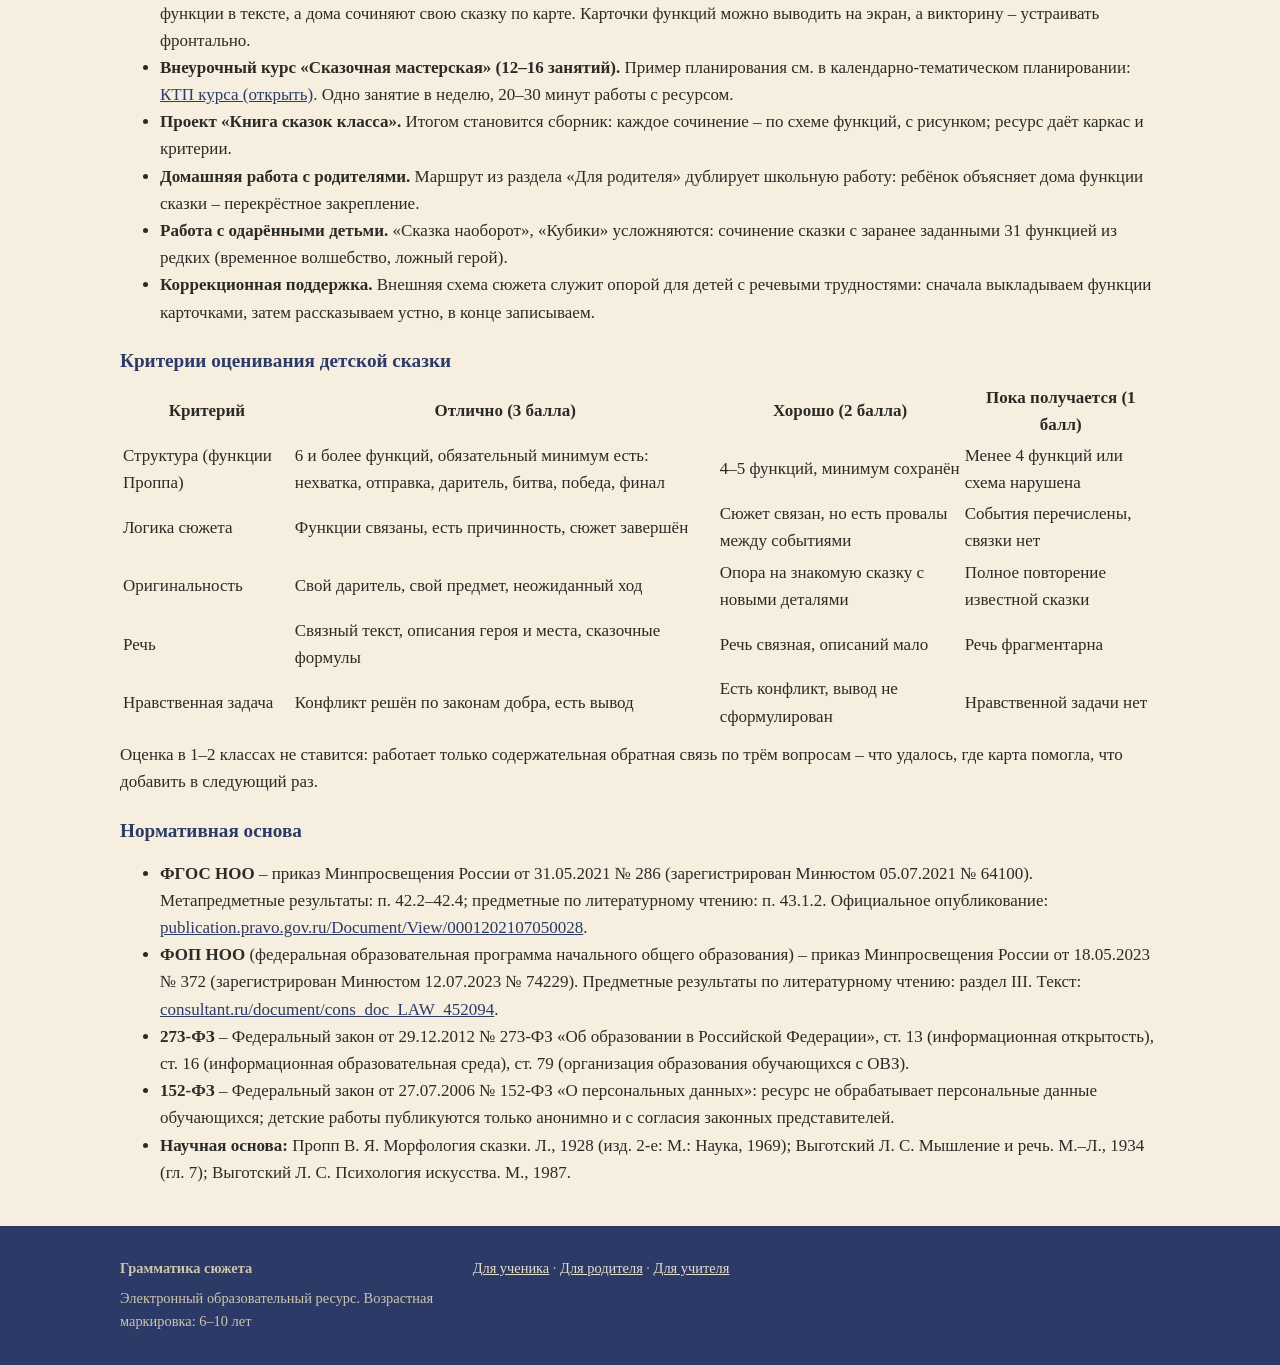
<file: uchitel.html>
<!DOCTYPE html>
<html lang="ru">
<head><meta charset="UTF-8"><meta name="viewport" content="width=device-width, initial-scale=1.0">
<title>Для учителя – Грамматика сюжета</title><link rel="stylesheet" href="css/style.css"></head>
<body>
<a class="skip" href="#main">К основному содержанию</a>
<header class="site-header"><div class="wrap header-row">
<a class="logo" href="index.html"><span class="logo-mark">Г</span><span class="logo-text">Грамматика<b> сюжета</b></span></a>
<nav class="main-nav" aria-label="Основная навигация">
<a href="index.html">Главная</a><a href="uchenik.html">Для ученика</a><a href="roditel.html">Для родителя</a><a href="uchitel.html" class="active">Для учителя</a>
</nav>
<button id="a11yToggle" class="btn-ghost small" type="button" aria-pressed="false">Версия для слабовидящих</button>
</div></header>
<main id="main" class="wrap">
<h1>Для учителя</h1>
<p class="lead">Материалы для организации работы с ресурсом на уроках литературного чтения и во внеурочной деятельности.</p>
<h2>Методическое обоснование</h2>
<p>Ресурс построен на стыке двух классических работ: «Морфологии сказки» В. Я. Проппа (1928) и представлений Л. С. Выготского о воображении и сознательном усвоении структуры («Мышление и речь», гл. 7; «Психология искусства»). Схема из 31 функции выполняет роль внешней опоры в зоне ближайшего развития: ребёнок, сочинявший стихийно, получает грамматику сюжета и делает её инструментом собственного замысла. Отсюда и название ресурса.</p>

<h3>Соотнесение с ФГОС НОО</h3>
<p>Все цитаты ниже взяты из приказа Минпросвещения России от 31.05.2021 № 286 «Об утверждении ФГОС НОО» (официальное опубликование: publication.pravo.gov.ru/Document/View/0001202107050028).</p>
<h4>Познавательные универсальные учебные действия (п. 42.3 ФГОС НОО)</h4>
<ul>
<li><b>Базовые логические действия:</b> «выявлять и характеризовать существенные признаки объектов (явлений)»; «устанавливать причинно-следственные связи в изучаемом круге явлений»; «выявлять недостаток информации для решения учебной (практической) задачи на основе предложенного алгоритма, формулировать запрос на дополнительную информацию»; «группировать объекты по заданному или самостоятельно установленному основанию»; <i>на сайте: карточки функций, викторина «Найди функцию», «Найди лишнее», конструктор сказки.</i></li>
<li><b>Базовые исследовательские действия:</b> «проводить по предложенному плану опыт, несложное исследование по установлению особенностей объекта изучения и связей между объектами (часть – целое, причина – следствие)»; «формулировать выводы и подкреплять их доказательствами на основе результатов проведенного наблюдения»; <i>на сайте: исследование строения знакомых сказок по карте функций, «Сказка наоборот».</i></li>
<li><b>Работа с информацией:</b> «согласно заданному алгоритму находить в предложенном источнике информацию, представленную в явном виде»; «распознавать достоверную и недостоверную информацию»; <i>на сайте: поиск нужной функции в справочной карте, сопоставление текста сказки со схемой.</i></li>
</ul>
<h4>Коммуникативные универсальные учебные действия (п. 42.4 ФГОС НОО)</h4>
<ul>
<li><b>Общение:</b> «воспринимать и формулировать суждения, выражать эмоции в соответствии с целями и условиями общения»; «строить речевое высказывание в соответствии с поставленной задачей»; «создавать устные и письменные тексты с использованием иллюстративных материалов»; <i>на сайте: устное сочинение по кубикам, «Письмо из похода», «Моя книга сказок».</i></li>
<li><b>Совместная деятельность:</b> «принимать цель совместной деятельности, коллективно строить действия по её достижению: распределять роли, договариваться, обсуждать процесс и результат совместной работы»; <i>на сайте: парная и групповая работа над общей сказкой-цепочкой, проект «Книга сказок класса».</i></li>
</ul>
<h4>Регулятивные универсальные учебные действия (п. 42.2 ФГОС НОО)</h4>
<ul>
<li><b>Самоорганизация:</b> «планировать действия по решению учебной задачи для получения результата»; <i>на сайте: планирование сюжета из 8 шагов в конструкторе.</i></li>
<li><b>Самоконтроль:</b> «устанавливать причины успеха/неудач учебной деятельности»; «корректировать свои учебные действия для преодоления ошибок»; <i>на сайте: самопроверка викторины, проверка готового сюжета по карте функций.</i></li>
</ul>
<h4>Предметные результаты (литературное чтение)</h4>
<ul>
<li>Согласно ФГОС НОО (п. 43.1.2): «овладение техникой смыслового чтения вслух (правильным плавным чтением, позволяющим воспринимать, понимать и интерпретировать смысл текстов разных типов, жанров, назначений…)».</li>
<li>Согласно ФОП НОО (приказ Минпросвещения России от 18.05.2023 № 372), предметный результат литературного чтения: «сочинять простые истории (сказки, рассказы) по аналогии»; для 4 класса – «сочинять по аналогии с прочитанным, составлять рассказ по иллюстрациям, от имени одного из героев, придумывать продолжение прочитанного произведения (не менее 10 предложений)». <i>Все задания мастерской направлены именно на этот результат.</i></li>
<li>Также по ФОП НОО: понимание и анализ волшебной сказки как жанра, выделение её структуры.</li>
</ul>

<h3>Возможное встраивание</h3>
<ul>
<li><b>Урок литературного чтения при изучении волшебных сказок (2–4 класс).</b> Пример: после чтения «Царевны-лягушки» дети отмечают функции в тексте, а дома сочиняют свою сказку по карте. Карточки функций можно выводить на экран, а викторину – устраивать фронтально.</li>
<li><b>Внеурочный курс «Сказочная мастерская» (12–16 занятий).</b> Пример планирования см. в календарно-тематическом планировании: <a href="ktp.html">КТП курса (открыть)</a>. Одно занятие в неделю, 20–30 минут работы с ресурсом.</li>
<li><b>Проект «Книга сказок класса».</b> Итогом становится сборник: каждое сочинение – по схеме функций, с рисунком; ресурс даёт каркас и критерии.</li>
<li><b>Домашняя работа с родителями.</b> Маршрут из раздела «Для родителя» дублирует школьную работу: ребёнок объясняет дома функции сказки – перекрёстное закрепление.</li>
<li><b>Работа с одарёнными детьми.</b> «Сказка наоборот», «Кубики» усложняются: сочинение сказки с заранее заданными 31 функцией из редких (временное волшебство, ложный герой).</li>
<li><b>Коррекционная поддержка.</b> Внешняя схема сюжета служит опорой для детей с речевыми трудностями: сначала выкладываем функции карточками, затем рассказываем устно, в конце записываем.</li>
</ul>

<h3>Критерии оценивания детской сказки</h3>
<table class="crit">
<tr><th>Критерий</th><th>Отлично (3 балла)</th><th>Хорошо (2 балла)</th><th>Пока получается (1 балл)</th></tr>
<tr><td>Структура (функции Проппа)</td><td>6 и более функций, обязательный минимум есть: нехватка, отправка, даритель, битва, победа, финал</td><td>4–5 функций, минимум сохранён</td><td>Менее 4 функций или схема нарушена</td></tr>
<tr><td>Логика сюжета</td><td>Функции связаны, есть причинность, сюжет завершён</td><td>Сюжет связан, но есть провалы между событиями</td><td>События перечислены, связки нет</td></tr>
<tr><td>Оригинальность</td><td>Свой даритель, свой предмет, неожиданный ход</td><td>Опора на знакомую сказку с новыми деталями</td><td>Полное повторение известной сказки</td></tr>
<tr><td>Речь</td><td>Связный текст, описания героя и места, сказочные формулы</td><td>Речь связная, описаний мало</td><td>Речь фрагментарна</td></tr>
<tr><td>Нравственная задача</td><td>Конфликт решён по законам добра, есть вывод</td><td>Есть конфликт, вывод не сформулирован</td><td>Нравственной задачи нет</td></tr>
</table>
<p>Оценка в 1–2 классах не ставится: работает только содержательная обратная связь по трём вопросам – что удалось, где карта помогла, что добавить в следующий раз.</p>

<h3>Нормативная основа</h3>
<ul class="norm">
<li><b>ФГОС НОО</b> – приказ Минпросвещения России от 31.05.2021 № 286 (зарегистрирован Минюстом 05.07.2021 № 64100). Метапредметные результаты: п. 42.2–42.4; предметные по литературному чтению: п. 43.1.2. Официальное опубликование: <a href="http://publication.pravo.gov.ru/Document/View/0001202107050028" rel="nofollow">publication.pravo.gov.ru/Document/View/0001202107050028</a>.</li>
<li><b>ФОП НОО</b> (федеральная образовательная программа начального общего образования) – приказ Минпросвещения России от 18.05.2023 № 372 (зарегистрирован Минюстом 12.07.2023 № 74229). Предметные результаты по литературному чтению: раздел III. Текст: <a href="https://www.consultant.ru/document/cons_doc_LAW_452094/" rel="nofollow">consultant.ru/document/cons_doc_LAW_452094</a>.</li>
<li><b>273-ФЗ</b> – Федеральный закон от 29.12.2012 № 273-ФЗ «Об образовании в Российской Федерации», ст. 13 (информационная открытость), ст. 16 (информационная образовательная среда), ст. 79 (организация образования обучающихся с ОВЗ).</li>
<li><b>152-ФЗ</b> – Федеральный закон от 27.07.2006 № 152-ФЗ «О персональных данных»: ресурс не обрабатывает персональные данные обучающихся; детские работы публикуются только анонимно и с согласия законных представителей.</li>
<li><b>Научная основа:</b> Пропп В. Я. Морфология сказки. Л., 1928 (изд. 2-е: М.: Наука, 1969); Выготский Л. С. Мышление и речь. М.–Л., 1934 (гл. 7); Выготский Л. С. Психология искусства. М., 1987.</li>
</ul>
</main>
<footer class="site-footer"><div class="wrap footer-row">
<div><p><b>Грамматика сюжета</b></p><p>Электронный образовательный ресурс. Возрастная маркировка: 6–10 лет</p></div>
<div><p><a href="uchenik.html">Для ученика</a> · <a href="roditel.html">Для родителя</a> · <a href="uchitel.html">Для учителя</a></p></div>
</div></footer>
<script src="js/app.js"></script>
</body>
</html>
</file>
<file: css/style.css>
:root{
  --paper:#f6efe0; --paper2:#efe4cc; --ink:#2b2b26; --navy:#2b3a67; --navy2:#1d2947;
  --ochre:#c88a2d; --ochre2:#a8721f; --red:#8e3b2f; --green:#4e6b48; --line:#d8c9a6;
  --card:#fffaf0; --shadow:0 2px 10px rgba(43,58,103,.10);
}
*{box-sizing:border-box}
html{scroll-behavior:smooth}
body{margin:0;background:var(--paper);color:var(--ink);font:17px/1.6 Georgia,'Times New Roman',serif}
.wrap{max-width:1080px;margin:0 auto;padding:0 20px}
h1,h2,h3,h4{font-family:'Palatino Linotype',Palatino,Georgia,serif;color:var(--navy);line-height:1.25}
h1{font-size:2.1rem;margin:.3em 0} h2{font-size:1.5rem;margin:1.6em 0 .5em} h3{font-size:1.2rem;margin:1.2em 0 .4em}
p{margin:.5em 0}
a{color:var(--navy)}
.skip{position:absolute;left:-999px;top:0;background:var(--navy);color:#fff;padding:8px 14px;z-index:99}
.skip:focus{left:8px;top:8px}
.site-header{background:var(--navy);color:#f3ead7;border-bottom:4px solid var(--ochre)}
.header-row{display:flex;align-items:center;gap:18px;flex-wrap:wrap;padding:10px 20px}
.logo{display:flex;align-items:center;gap:10px;color:#f3ead7;text-decoration:none;font-size:1.15rem}
.logo-mark{display:inline-flex;align-items:center;justify-content:center;width:40px;height:40px;border:2px solid var(--ochre);color:var(--ochre);font-size:1.5rem;font-family:'Palatino Linotype',serif;background:var(--navy2)}
.logo-text b{color:var(--ochre);font-weight:600}
.main-nav{display:flex;gap:4px;flex-wrap:wrap;margin-left:auto}
.main-nav a{color:#e8dfc8;text-decoration:none;padding:7px 12px;border-radius:4px}
.main-nav a:hover{background:rgba(255,255,255,.12)}
.main-nav a.active{background:var(--ochre);color:#fff}
.btn-ghost{background:transparent;border:1px solid rgba(243,234,215,.5);color:#f3ead7;padding:6px 12px;border-radius:4px;cursor:pointer;font:inherit}
.btn-ghost:hover{background:rgba(255,255,255,.12)}
.btn{display:inline-block;background:var(--ochre);color:#fff;border:none;padding:9px 18px;border-radius:4px;cursor:pointer;font:inherit;text-decoration:none}
.btn:hover{background:var(--ochre2)}
.btn-outline{display:inline-block;background:transparent;border:1.5px solid var(--navy);color:var(--navy);padding:8px 16px;border-radius:4px;cursor:pointer;font:inherit}
.btn-outline:hover{background:var(--navy);color:#fff}
.btn.small{padding:5px 10px;font-size:.85rem}
.page-title{margin-top:24px}
.lead{font-size:1.08rem;color:#4a4a40;max-width:52em}
.hero{display:grid;grid-template-columns:1.4fr 1fr;gap:26px;align-items:center;padding:34px 0 10px}
.hero h1{font-size:2.3rem}
.hero .subtitle{color:var(--ochre2);font-style:italic;font-size:1.1rem}
.door{display:block;background:var(--card);border:1px solid var(--line);border-left:5px solid var(--ochre);border-radius:6px;padding:18px 20px;text-decoration:none;color:var(--ink);box-shadow:var(--shadow);transition:transform .15s ease}
.door:hover{transform:translateY(-2px)}
.door h3{margin:0 0 6px;color:var(--navy)}
.door p{margin:0;color:#55534a;font-size:.95rem}
.doors{display:grid;grid-template-columns:repeat(3,1fr);gap:16px;margin:26px 0}
.tabs{display:flex;gap:8px;flex-wrap:wrap;margin:18px 0}
.tab{background:var(--paper2);border:1px solid var(--line);border-bottom:none;padding:9px 16px;border-radius:6px 6px 0 0;cursor:pointer;font:inherit;color:var(--navy)}
.tab.active{background:var(--card);font-weight:bold;border-color:var(--ochre)}
.tabpanel{background:var(--card);border:1px solid var(--line);border-radius:0 6px 6px 6px;padding:22px 26px;box-shadow:var(--shadow)}
.tabpanel[hidden]{display:none}
.cards{display:grid;grid-template-columns:repeat(auto-fill,minmax(250px,1fr));gap:14px;margin:14px 0}
.fcard{background:var(--paper);border:1px solid var(--line);border-radius:6px;padding:12px 14px;position:relative}
.fcard .num{position:absolute;top:-10px;left:12px;background:var(--navy);color:#fff;border-radius:50%;width:26px;height:26px;display:flex;align-items:center;justify-content:center;font-size:.8rem}
.fcard h4{margin:6px 0 4px;font-size:1rem}
.fcard p{margin:0;font-size:.88rem;color:#55534a}
.task{background:var(--paper);border:1px solid var(--line);border-radius:6px;padding:18px 20px;margin:16px 0}
.task h3{margin-top:0}
.task .hint{font-size:.88rem;color:#77746a;font-style:italic}
.feedback{margin-top:10px;padding:8px 12px;border-radius:4px;display:none}
.feedback.ok{display:block;background:#e7efe4;color:var(--green);border:1px solid #bcd3b4}
.feedback.bad{display:block;background:#f3e2de;color:var(--red);border:1px solid #dcb8b0}
.chip{display:inline-block;background:var(--card);border:1.5px solid var(--navy);border-radius:20px;padding:6px 14px;margin:4px;cursor:pointer;font:inherit;font-size:.95rem}
.chip:hover{background:#eef0f7}
.chip.used{opacity:.35;pointer-events:none}
.chip.correct{background:var(--green);border-color:var(--green);color:#fff}
.chip.wrong{background:var(--red);border-color:var(--red);color:#fff}
.order-slot{min-height:46px;border:1.5px dashed var(--line);border-radius:4px;margin:6px 0;padding:8px 10px;background:#fbf6ea;display:flex;align-items:center;gap:8px}
.order-slot .slot-num{background:var(--navy);color:#fff;border-radius:4px;min-width:26px;height:26px;display:inline-flex;align-items:center;justify-content:center;font-size:.8rem}
select,input[type=text],textarea{font:inherit;padding:8px 10px;border:1px solid var(--line);border-radius:4px;background:#fff;width:100%;max-width:560px}
textarea{min-height:120px}
.quiz-q{margin:16px 0}
.quiz-q p{font-weight:bold}
.quiz-opt{display:block;margin:4px 0}
.story-map{counter-reset:step;margin:10px 0;padding-left:0;list-style:none}
.story-map li{counter-increment:step;position:relative;padding:8px 0 8px 46px;border-left:2px solid var(--ochre);margin-left:14px}
.story-map li::before{content:counter(step);position:absolute;left:-14px;top:8px;width:26px;height:26px;background:var(--ochre);color:#fff;border-radius:50%;display:flex;align-items:center;justify-content:center;font-size:.85rem}
.aud{border:none;background:none;cursor:pointer;font-size:.9rem;color:var(--navy);text-decoration:underline;padding:0}
.progress-path{background:var(--navy2);color:#e8dfc8;border-radius:6px;padding:14px 18px;margin:16px 0;display:flex;align-items:center;gap:14px;flex-wrap:wrap}
.progress-path b{color:var(--ochre)}
.progress-bar{flex:1;min-width:160px;height:12px;background:rgba(255,255,255,.15);border-radius:6px;overflow:hidden}
.progress-bar i{display:block;height:100%;background:var(--ochre);width:0;transition:width .4s}
.match-row{display:flex;gap:10px;align-items:center;flex-wrap:wrap;margin:8px 0}
.match-row .label{min-width:220px}
.note{border-left:4px solid var(--ochre);background:var(--paper2);padding:12px 16px;border-radius:0 6px 6px 0;margin:14px 0}
.note b{color:var(--navy)}
footer.site-footer{margin-top:40px;background:var(--navy);color:#cfc6ab;padding:24px 0;font-size:.9rem}
.footer-row{display:grid;grid-template-columns:repeat(3,1fr);gap:18px}
footer a{color:#e8dfc8}
/* Версия для слабовидящих */
body.a11y{background:#fff;color:#000;font-size:1.35em;line-height:1.8}
body.a11y .site-header,body.a11y footer.site-footer{background:#000;color:#fff}
body.a11y h1,body.a11y h2,body.a11y h3,body.a11y h4{color:#000}
body.a11y .tabpanel,body.a11y .task,body.a11y .fcard,body.a11y .door,body.a11y .note{background:#fff;border:2px solid #000}
body.a11y .tab{background:#fff;border:2px solid #000;color:#000}
body.a11y .tab.active{background:#000;color:#fff;font-weight:normal}
body.a11y .main-nav a{color:#fff}
body.a11y .btn{background:#000;border:2px solid #000}
body.a11y img{filter:grayscale(1)}
@media(max-width:820px){.hero{grid-template-columns:1fr}.doors{grid-template-columns:1fr}.footer-row{grid-template-columns:1fr}.header-row{gap:10px}}
@media print{.site-header,.site-footer,.tabs,.btn,.progress-path{display:none}}

/* Кнопка прослушивания */
.speech-btn{background:none;border:1px solid var(--line);border-radius:8px;padding:2px 10px;cursor:pointer;font-size:.85em;color:var(--navy)}
.speech-btn:hover{background:var(--card)}
.speech-btn[aria-pressed="true"]{background:var(--ochre);color:#fff;border-color:var(--ochre)}

/* Путь героя */
.hero-path{display:flex;flex-wrap:wrap;gap:6px;margin:10px 0}
.hero-path .step{width:34px;height:34px;border-radius:50%;display:flex;align-items:center;justify-content:center;font-size:.75em;border:2px solid var(--line);background:var(--card);color:#b7ab8f;font-family:sans-serif}
.hero-path .step.done{border-color:var(--ochre);background:var(--ochre);color:#fff}

/* Отрывки и выборы */
.excerpt{background:var(--card);border-left:4px solid var(--ochre);padding:10px 14px;margin:8px 0;font-style:italic}
.excerpt .who{display:block;font-style:normal;font-size:.85em;color:#7a7154}
.task select,.task input[type=text]{font:inherit;padding:6px 8px;border:1px solid var(--line);border-radius:8px;background:#fff;max-width:100%}
.task .row{margin:6px 0}
.score{font-family:sans-serif;font-size:.95em;color:var(--navy);margin-top:8px}
.restart{margin-left:10px}

/* Кубики */
.dice-row{display:flex;gap:16px;flex-wrap:wrap;margin:10px 0}
.dice{flex:1 1 180px;background:var(--card);border:2px solid var(--navy);border-radius:14px;padding:12px;text-align:center;min-height:96px;display:flex;flex-direction:column;justify-content:center}
.dice .d-label{font-size:.8em;text-transform:uppercase;letter-spacing:.08em;color:#7a7154;font-family:sans-serif}
.dice .d-value{font-size:1.15em;color:var(--navy);font-weight:bold;margin-top:4px}
.dice.thrown{animation:shake .4s}
@keyframes shake{25%{transform:rotate(-2deg)}75%{transform:rotate(2deg)}}

/* Конструктор сказки */
.builder-line{display:flex;align-items:center;gap:10px;margin:8px 0;padding:8px 10px;background:var(--card);border:1px solid var(--line);border-radius:10px}
.builder-line .b-num{width:30px;height:30px;border-radius:50%;background:var(--navy);color:#fff;display:flex;align-items:center;justify-content:center;font-family:sans-serif;font-size:.8em;flex:none}
.builder-line select{flex:1}
.builder-line .b-help{font-size:.85em;color:#7a7154}
.builder-out{background:var(--card);border:2px dashed var(--ochre);border-radius:12px;padding:14px;margin-top:12px}
textarea.tale{width:100%;min-height:180px;font:inherit;padding:10px;border:1px solid var(--line);border-radius:10px;background:#fff}
.task .btn{margin-top:8px}
.cubes{display:flex;gap:12px;flex-wrap:wrap;margin:10px 0}
.cube{flex:1 1 150px;background:var(--card);border:2px solid var(--navy);border-radius:14px;padding:14px;text-align:center;min-height:80px;display:flex;align-items:center;justify-content:center;font-weight:bold}
.constructor .step{display:flex;gap:10px;align-items:flex-start;margin:8px 0;padding:10px;border:1px solid var(--line);border-radius:10px;background:var(--card)}
.constructor .step .num{min-width:30px;height:30px;border-radius:50%;background:var(--navy);color:#fff;display:flex;align-items:center;justify-content:center;font-family:sans-serif;font-size:.85em}
.constructor textarea{flex:1}
details.func-card{border:1px solid var(--line);border-radius:10px;background:var(--card);margin:6px 0;padding:8px 12px}
details.func-card summary{cursor:pointer;font-weight:bold;color:var(--navy)}
details.func-card .ex{color:#5a5240;font-style:italic}

/* Версия для слабовидящих */
body.a11y{background:#fff;color:#000;font-size:20px;line-height:1.8}
body.a11y .site-header{background:#fff;color:#000;border-bottom:3px solid #000}
body.a11y .logo,body.a11y .main-nav a,body.a11y .main-nav a.active{color:#000;border-color:#000}
body.a11y h1,body.a11y h2,body.a11y h3,body.a11y h4{color:#000}
body.a11y .card,body.a11y .fcard,body.a11y .task,body.a11y details.func-card,body.a11y .excerpt{background:#fff;border-color:#000}
body.a11y img{max-width:100%;filter:grayscale(1)}
body.a11y .btn,body.a11y .chip,body.a11y .tab{border:2px solid #000}

/* Версия для слабовидящих */
body.a11y{background:#fff;color:#000;font-size:22px}
body.a11y .site-header{background:#000;color:#fff;border-bottom:4px solid #000}
body.a11y .logo-text,body.a11y .main-nav a{color:#fff}
body.a11y h1,body.a11y h2,body.a11y h3,body.a11y h4{color:#000}
body.a11y .fcard,details.func-card,.task,.constructor .step{background:#fff;border-color:#000}
body.a11y .btn,body.a11y .tab.active{background:#000;color:#ffd700}
body.a11y img{filter:contrast(1.1)}
body.a11y .lead,body.a11y p{color:#000}


/* Главная: шапка-герой */
.section{padding:26px 0}
.overline{font-family:sans-serif;font-size:.78rem;letter-spacing:.14em;text-transform:uppercase;color:var(--ochre2);margin:0}
.hero-grid{display:grid;grid-template-columns:1.4fr .9fr;gap:30px;align-items:center}
.accent{color:var(--ochre)}
.hero-actions{display:flex;gap:12px;flex-wrap:wrap;margin:16px 0 20px}
.btn.primary{background:var(--red)}
.btn.primary:hover{background:#7a3126}
.hero-facts{list-style:none;display:flex;flex-wrap:wrap;gap:10px 22px;margin:6px 0 0;padding:0;font-size:.95rem;color:#55534a}
.hero-facts b{color:var(--navy);font-size:1.15rem;margin-right:4px}
/* Книжка-обложка */
.hero-art{display:flex;justify-content:center}
.book{perspective:600px}
.book-cover{width:210px;min-height:150px;background:linear-gradient(160deg,var(--paper2),#e6d5b0);border:2px solid var(--ochre);border-radius:4px 10px 10px 4px;box-shadow:var(--shadow),inset 6px 0 0 rgba(168,114,31,.25);padding:18px 18px 16px 26px;display:flex;flex-wrap:wrap;align-items:baseline;column-gap:6px;transform:rotate(-1.5deg)}
.book-cover .book-title{margin:0;font-style:italic;color:var(--red);text-align:left}
.book-cover .book-title::first-letter{float:left;font-size:2.5em;line-height:.85;padding:2px 6px 0 0;font-style:normal;font-family:'Palatino Linotype',serif}
.book-cover p{margin:0;font-style:italic;color:#6b5c3f;font-size:.95rem;max-width:120px}
/* Карточки «Три дороги» */
.cards .card{display:block;background:var(--card);border:1px solid var(--line);border-radius:8px;padding:18px 20px;text-decoration:none;color:var(--ink);box-shadow:var(--shadow);transition:transform .15s ease}
.cards .card:hover{transform:translateY(-3px)}
.card-emoji{font-size:1.6rem}
.cards .card h3{margin:.3em 0 .2em;color:var(--navy)}
.cards .card p{font-size:.92rem;color:#55534a;margin:.2em 0 .6em}
.card-link{color:var(--ochre2);font-weight:bold;font-size:.9rem}
.cards.three{grid-template-columns:repeat(3,1fr)}
@media(max-width:820px){.hero-grid{grid-template-columns:1fr}.cards.three{grid-template-columns:1fr}}
/* Слабовидящим: новые блоки */
body.a11y .hero-facts b{color:#000}
body.a11y .book-cover{background:#fff;border-color:#000;box-shadow:none}
body.a11y .book-cover .book-title{margin:0;font-style:italic;color:var(--red);text-align:left}
.book-cover .book-title::first-letter{float:left;font-size:2.5em;line-height:.85;padding:2px 6px 0 0;font-style:normal;font-family:'Palatino Linotype',serif}
body.a11y .card-link,body.a11y .overline,body.a11y .accent{color:#000}
body.a11y .cards .card,body.a11y .btn.primary{background:#fff;border:2px solid #000;color:#000}

/* Раздел «Для ученика»: карточки функций, роли, картинки, читалка */
.propp-grid{display:grid;grid-template-columns:repeat(auto-fill,minmax(250px,1fr));gap:12px;margin:16px 0}
.pcard{background:var(--card);border:1px solid var(--line);border-radius:8px;padding:12px 14px;box-shadow:var(--shadow)}
.pcard .phead{display:flex;align-items:center;gap:10px;margin-bottom:6px}
.pcard .pnum{min-width:34px;height:34px;border-radius:50%;background:var(--navy);color:#fff;display:flex;align-items:center;justify-content:center;font-family:sans-serif;font-size:.8rem}
.pcard p{margin:.3em 0;font-size:.95rem}
.pcard .ex,.role-card .ex{color:var(--ochre2);font-style:italic;font-size:.88rem;margin:.35em 0 0}
.role-grid{display:grid;grid-template-columns:repeat(auto-fill,minmax(240px,1fr));gap:12px;margin:16px 0}
.role-card{background:var(--card);border:1px solid var(--line);border-left:5px solid var(--red);border-radius:8px;padding:12px 14px;box-shadow:var(--shadow)}
.role-card b{color:var(--navy)}
.role-card p{margin:.3em 0;font-size:.95rem}
figure.pic{margin:20px 0;display:flex;flex-direction:column;align-items:center}
figure.pic img{max-width:min(520px,100%);height:auto;border-radius:10px;box-shadow:var(--shadow);border:6px solid var(--card)}
figure.pic figcaption{max-width:560px;text-align:center;font-size:.92rem;color:#55534a;margin-top:8px}
.dict{margin:14px 0}
.dict dt{font-weight:700;color:var(--navy);margin-top:.6em}
.dict dd{margin:.15em 0 0 1.4em}
.speech-wrap{display:flex;align-items:center;gap:12px;margin:14px 0;flex-wrap:wrap}
.speech-btn{background:var(--navy);color:#fff;border:none;border-radius:20px;padding:9px 20px;font:inherit;cursor:pointer}
.speech-btn:hover{background:var(--navy2)}
.speech-hint{color:#7a7466;font-size:.9rem;font-style:italic}
.reading{background:linear-gradient(transparent 30%,rgba(200,138,45,.28) 30% 90%,transparent 90%);border-radius:4px}
.path-note{font-size:.9rem;color:#7a7466;font-style:italic;margin:4px 0 0}
.final-note{margin-top:1.4em;font-style:italic;color:#4a4a40}
@media (max-width:700px){.propp-grid,.role-grid{grid-template-columns:1fr 1fr}}
@media (max-width:480px){.propp-grid,.role-grid{grid-template-columns:1fr}}

/* Мастерская сказочника: нарядные карточки заданий */
.work-card{background:var(--card);border:1px solid var(--line);border-radius:10px;padding:16px 18px;box-shadow:var(--shadow);margin:10px 0 22px;position:relative;overflow:hidden}
.work-card::before{content:'';position:absolute;top:0;left:0;right:0;height:4px;background:linear-gradient(90deg,var(--navy),var(--ochre2),var(--navy))}
.work-card textarea{width:100%;margin:6px 0}
.cubes{display:flex;gap:14px;flex-wrap:wrap;margin:10px 0}
.cube{flex:1;min-width:120px;background:var(--paper2);border:2px dashed var(--navy);border-radius:10px;padding:18px 12px;text-align:center;font-family:sans-serif;font-size:1rem;cursor:pointer;transition:transform .15s}
.cube:hover{transform:translateY(-3px) rotate(-2deg)}
.quiz-pics{display:grid;grid-template-columns:repeat(auto-fill,minmax(220px,1fr));gap:14px;margin:12px 0}
.qpic{background:var(--card);border:1px solid var(--line);border-radius:10px;overflow:hidden;box-shadow:var(--shadow)}
.qpic img{width:100%;height:150px;object-fit:cover;display:block}
.qpic .qbtns{display:flex;flex-direction:column;padding:10px;gap:6px}
.qbtns button{font-size:.85rem;padding:6px 10px;border-radius:6px;border:1px solid var(--line);background:var(--paper2);cursor:pointer;text-align:left}
.qbtns button.ok{background:var(--ok);color:#fff;border-color:var(--ok)}
.qbtns button.bad{background:var(--bad);color:#fff;border-color:var(--bad)}
.order-row{display:flex;flex-wrap:wrap;gap:8px;margin:12px 0}
.order-chip{padding:8px 12px;border-radius:20px;border:1px solid var(--navy);background:var(--paper2);cursor:pointer;font-size:.9rem;user-select:none}
.order-chip.placed{opacity:.45;text-decoration:line-through}
.order-slot{min-height:20px}
.order-check{margin-top:8px}
.role-q{margin:12px 0;padding:12px 14px;border:1px solid var(--line);border-radius:8px;background:var(--paper2)}
.role-q p{margin:0 0 8px;font-weight:600}
.role-q label{display:block;margin:4px 0;cursor:pointer}
.role-res{margin-top:14px;padding:14px;border-radius:8px;background:var(--navy);color:#fff;font-size:1.05rem}
.role-res small{display:block;margin-top:6px;opacity:.85}

/* полировка мастерской */
.choices{display:grid;grid-template-columns:repeat(auto-fill,minmax(160px,1fr));gap:8px;margin:8px 0}
.choice{text-align:left;line-height:1.35;padding:10px 12px}
.path-chips{display:grid;grid-template-columns:repeat(auto-fill,minmax(170px,1fr));gap:8px}
html{scrollbar-width:thin;scrollbar-color:var(--navy) transparent}
::-webkit-scrollbar{width:10px;height:10px}
::-webkit-scrollbar-thumb{background:var(--navy);border-radius:5px;border:2px solid var(--card)}
::-webkit-scrollbar-track{background:transparent}

.quiz-q .quiz-opt.bad{border-color:#b0483f;background:#fbeeec}
.feedback .warn{color:#8a6d1a;background:#fdf6e0;border:1px solid #ead9a6;border-radius:8px;padding:8px 12px}

/* найди функцию, найди лишнее, соедини пары */
.match-wrap{display:grid;grid-template-columns:1fr 1fr;gap:12px;margin:10px 0}
.match-col{display:flex;flex-direction:column;gap:8px}
.match-item{width:100%;text-align:left}
.match-item.picked{border-color:var(--navy);background:var(--paper2)}
.match-item.ok{opacity:.55;pointer-events:none;text-decoration:line-through}
.odd-q{margin:.5em 0 .35em;font-weight:600}
.odd-note{margin:.4em 0 0;font-size:.92rem}
.odd-note.ok{color:#2e7d32}
.odd-note.bad{color:#c62828}

/* кнопки заданий на светлом фоне: заметные */
.btn-task{background:#fff;border:1.5px solid var(--navy);color:var(--navy);padding:7px 14px;border-radius:6px;cursor:pointer;font:inherit;font-size:.92rem;transition:background .15s,color .15s,transform .1s}
.btn-task:hover{background:var(--paper2);transform:translateY(-1px)}
.btn-task.picked{background:var(--navy);color:#fff}
.btn-task.ok{background:#e6f2e8;border-color:#2e7d32;color:#2e7d32;pointer-events:none}
.btn-task.bad{background:#fdecea;border-color:#c62828;color:#c62828}

/* явное разделение колонок в «Соедини» */
.match-col{background:var(--paper2);border:1px solid rgba(43,58,103,.15);border-radius:10px;padding:12px}
.match-col-title{margin:0 0 8px;font-weight:700;color:var(--navy);font-size:.95rem;letter-spacing:.02em;text-transform:uppercase}
@media (max-width:640px){
  .match-wrap{grid-template-columns:1fr}
  .match-item{padding:9px 12px}
}
</file>
